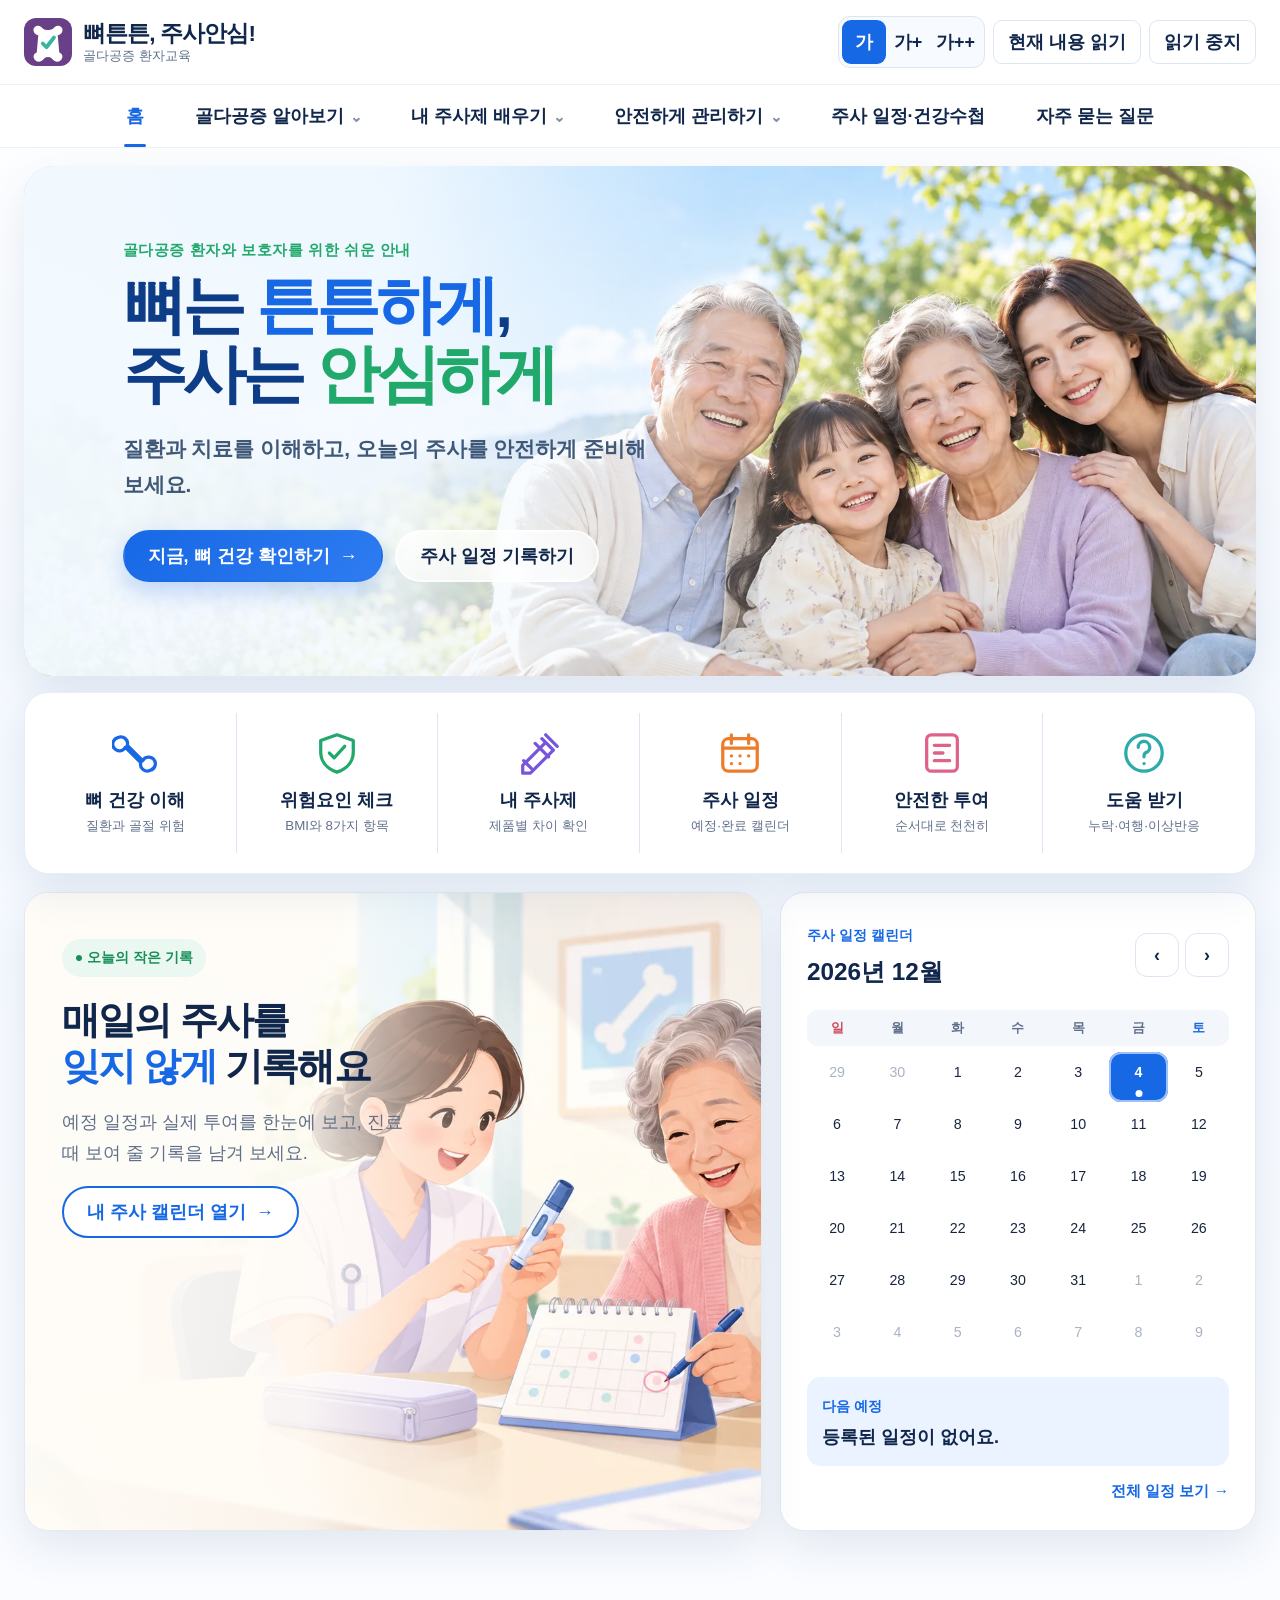
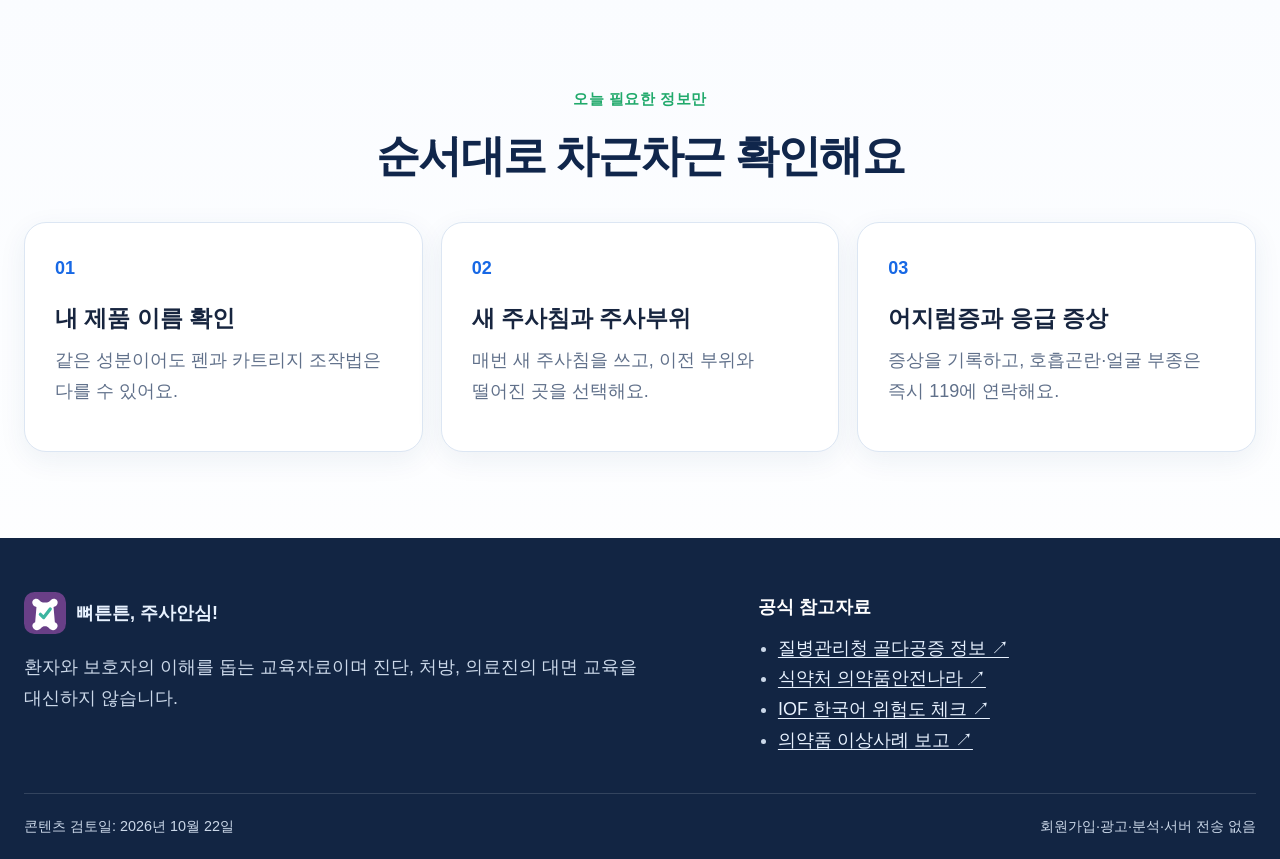
<file: index.html>
<!doctype html>
<html lang="ko">
<head>
  <meta charset="utf-8">
  <meta name="viewport" content="width=device-width, initial-scale=1">
  <meta name="description" content="골다공증과 테리파라타이드 자가주사를 쉽게 배우고, 주사 일정과 기록을 관리하는 환자교육 사이트">
  <meta http-equiv="Content-Security-Policy" content="default-src 'self'; img-src 'self' data:; style-src 'self' 'unsafe-inline'; script-src 'self'; object-src 'none'; base-uri 'none'; form-action 'self'">
  <title>뼈튼튼, 주사안심! | 골다공증 환자교육</title>
  <link rel="icon" href="./assets/favicon.svg" type="image/svg+xml">
  <link rel="stylesheet" href="./assets/styles.css?v=20261022c">
</head>
<body data-page="home">
  <a class="skip-link" href="#main-content">본문 바로가기</a>
  <div id="site-shell"></div>
  <noscript><p class="noscript">이 사이트의 캘린더와 자가체크 기능을 사용하려면 JavaScript를 켜 주세요.</p></noscript>
  <script src="./assets/pages.js?v=20261022c" defer></script>
  <script src="./assets/app.js?v=20261022c" defer></script>
</body>
</html>
</file>
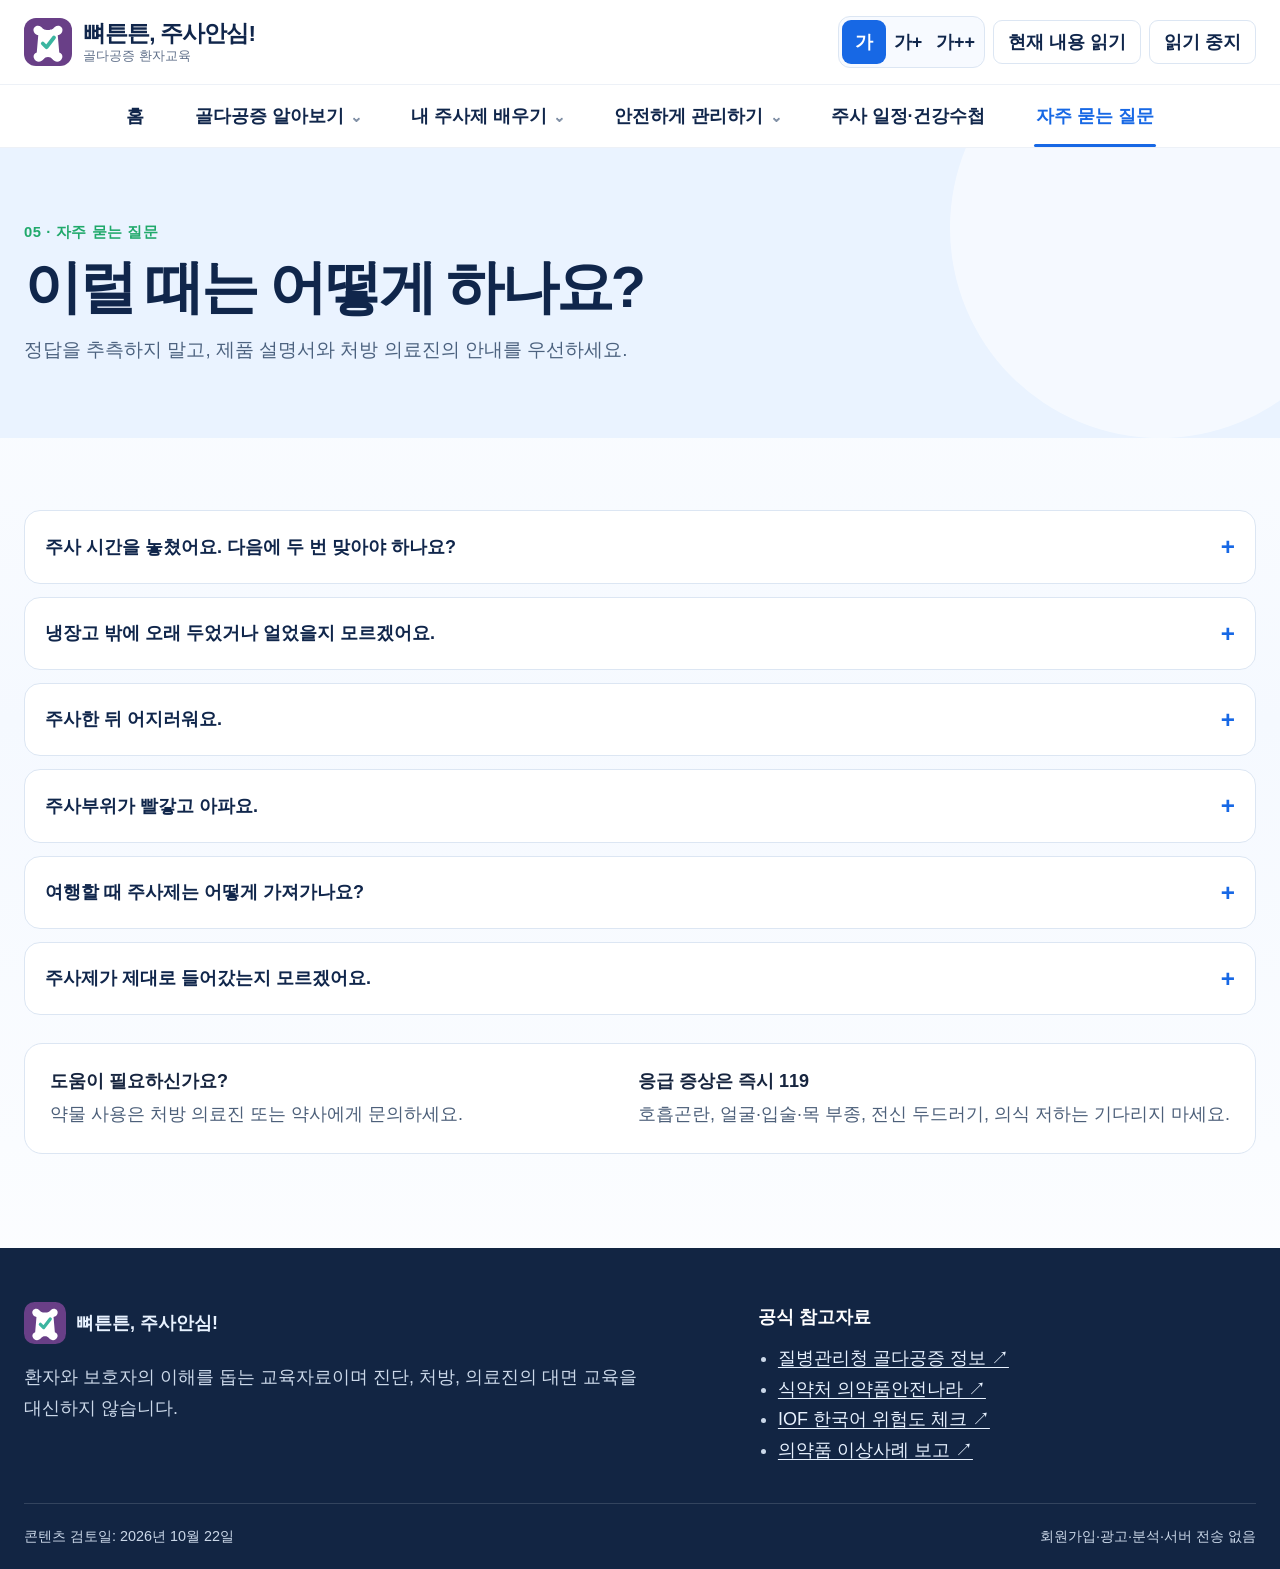
<file: faq.html>
<!doctype html><html lang="ko"><head><meta charset="utf-8"><meta name="viewport" content="width=device-width, initial-scale=1"><meta name="description" content="주사 누락, 보관 이상, 어지럼증, 여행과 이상반응에 대한 자주 묻는 질문"><meta http-equiv="Content-Security-Policy" content="default-src 'self'; img-src 'self' data:; style-src 'self' 'unsafe-inline'; script-src 'self'; object-src 'none'; base-uri 'none'; form-action 'self'"><title>자주 묻는 질문 | 뼈튼튼, 주사안심!</title><link rel="icon" href="./assets/favicon.svg" type="image/svg+xml"><link rel="stylesheet" href="./assets/styles.css?v=20261022c"></head><body data-page="faq"><a class="skip-link" href="#main-content">본문 바로가기</a><div id="site-shell"></div><script src="./assets/pages.js?v=20261022c" defer></script><script src="./assets/app.js?v=20261022c" defer></script></body></html>
</file>
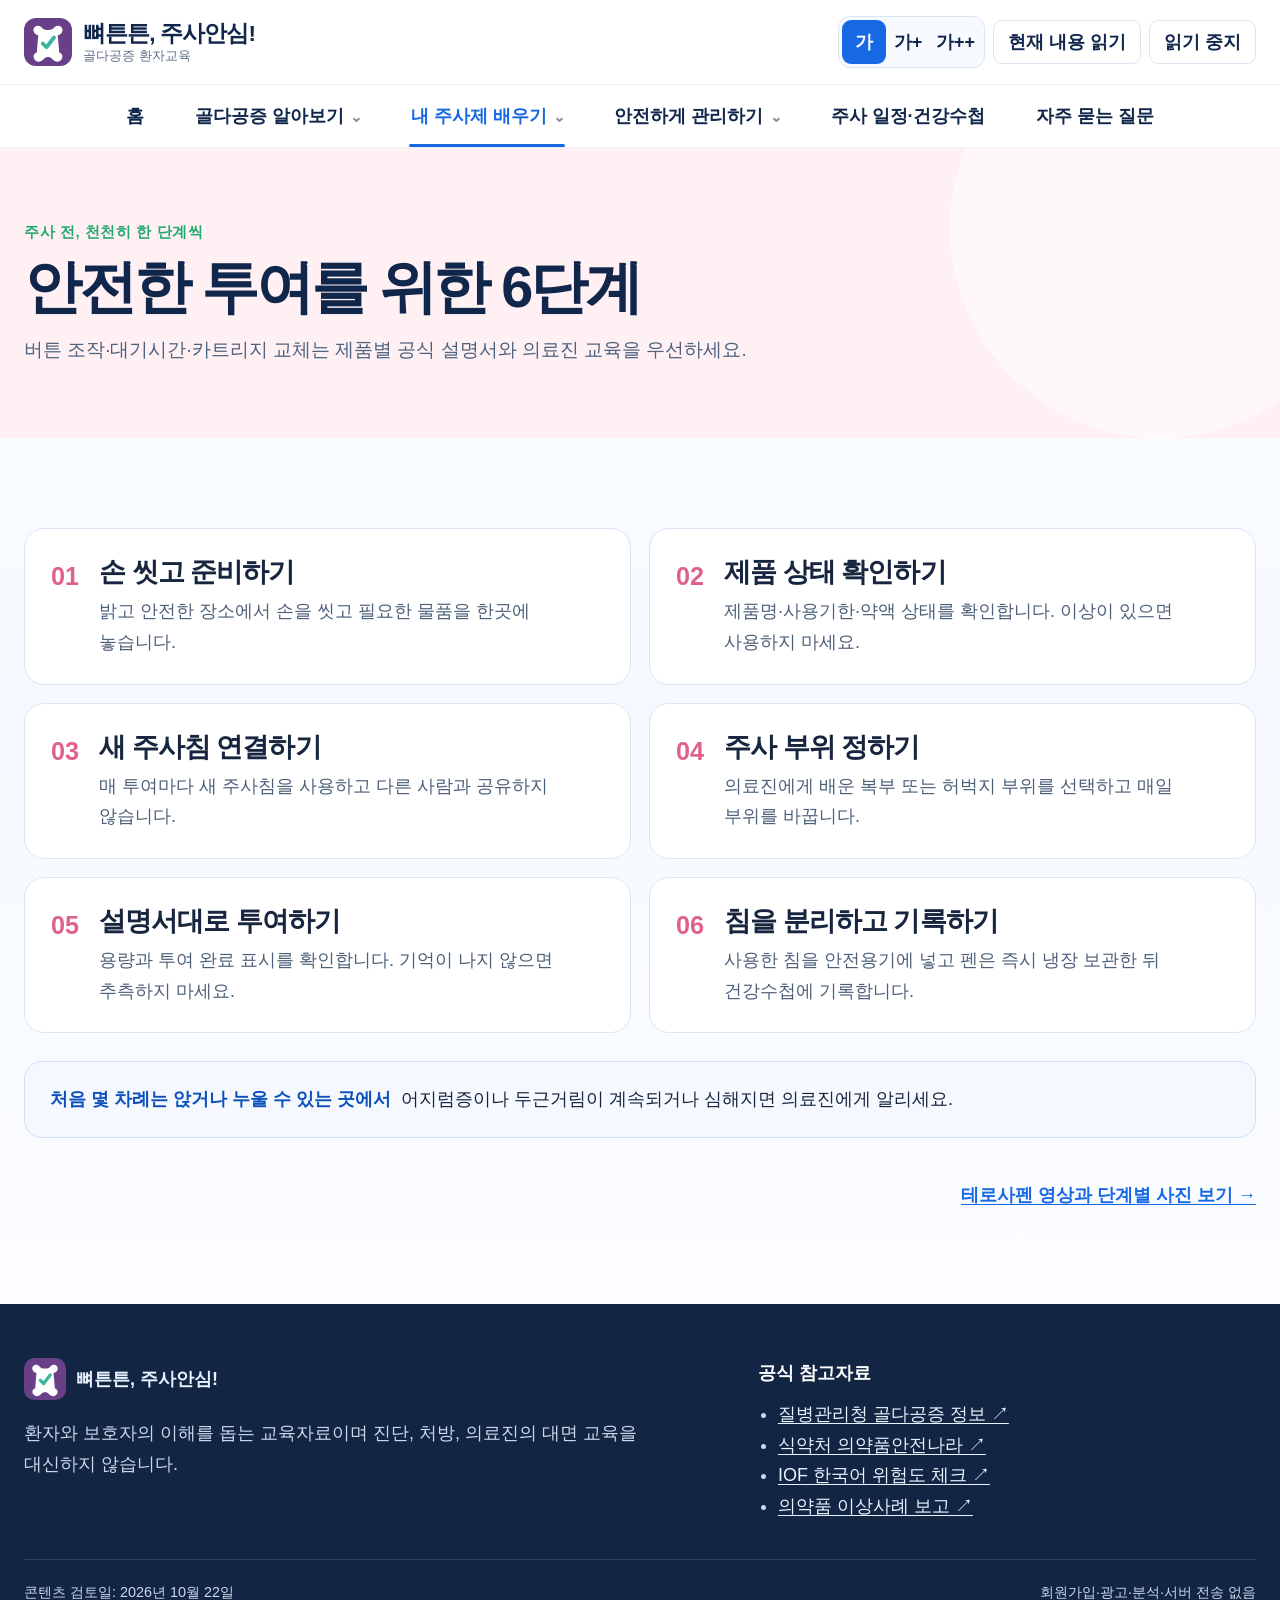
<file: injection-guide.html>
<!doctype html><html lang="ko"><head><meta charset="utf-8"><meta name="viewport" content="width=device-width, initial-scale=1"><meta name="description" content="테리파라타이드 자가주사 전 확인할 공통 안전원칙"><meta http-equiv="Content-Security-Policy" content="default-src 'self'; img-src 'self' data:; style-src 'self' 'unsafe-inline'; script-src 'self'; object-src 'none'; base-uri 'none'; form-action 'self'"><title>안전한 투여 순서 | 뼈튼튼, 주사안심!</title><link rel="icon" href="./assets/favicon.svg" type="image/svg+xml"><link rel="stylesheet" href="./assets/styles.css?v=20261022c"></head><body data-page="injection-guide"><a class="skip-link" href="#main-content">본문 바로가기</a><div id="site-shell"></div><script src="./assets/pages.js?v=20261022c" defer></script><script src="./assets/app.js?v=20261022c" defer></script></body></html>
</file>
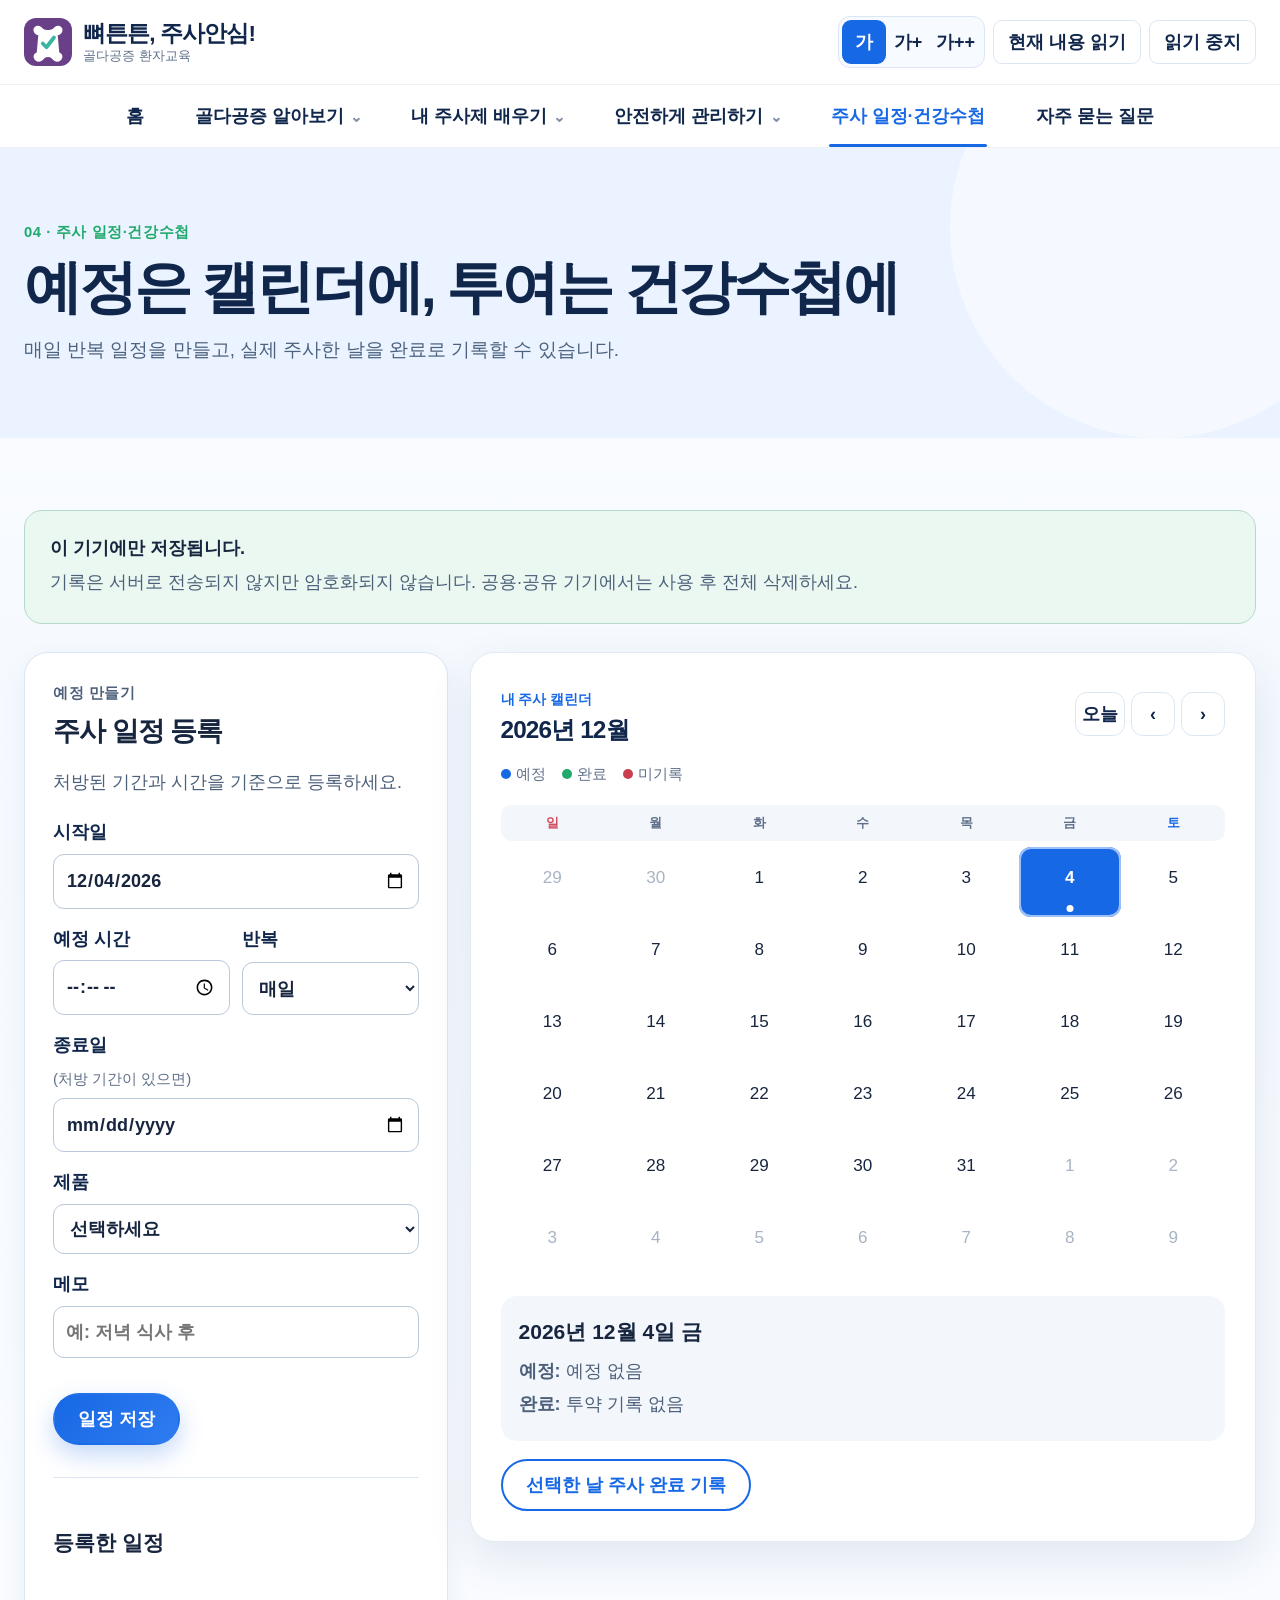
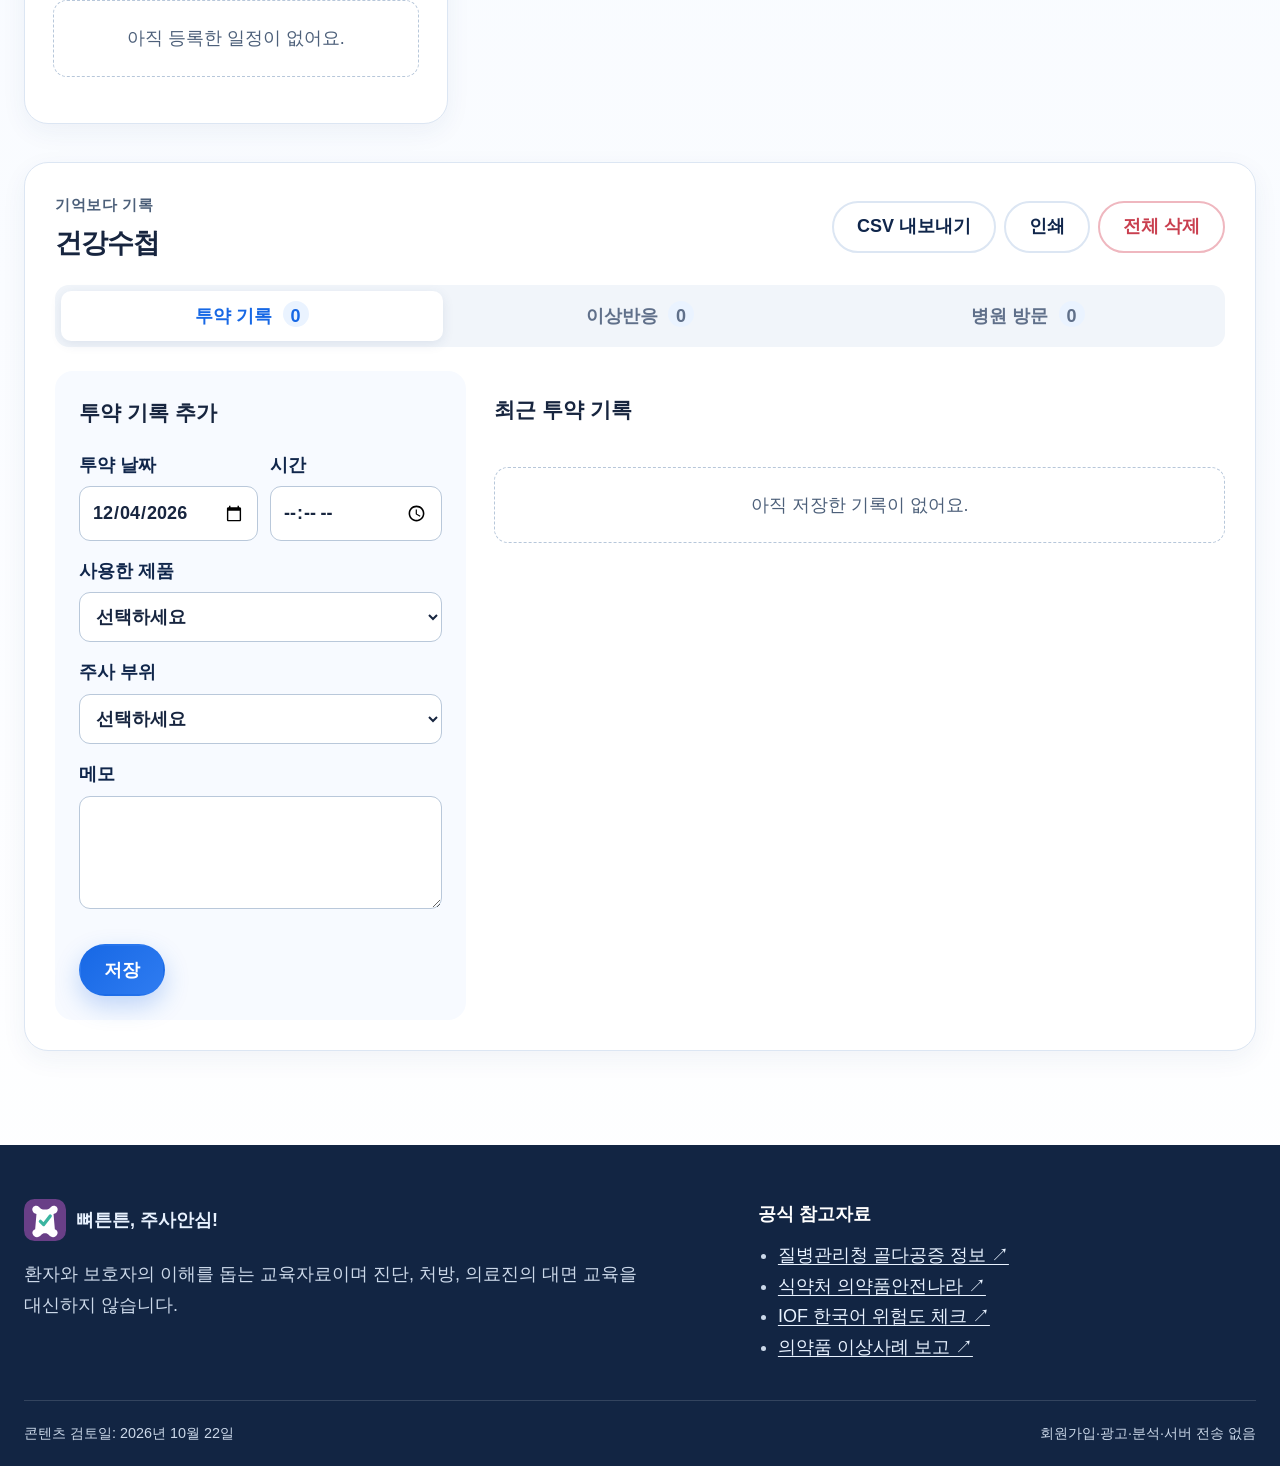
<file: journal.html>
<!doctype html><html lang="ko"><head><meta charset="utf-8"><meta name="viewport" content="width=device-width, initial-scale=1"><meta name="description" content="예정 주사 일정과 실제 투여, 이상반응, 병원 방문을 브라우저에 기록하는 건강수첩"><meta http-equiv="Content-Security-Policy" content="default-src 'self'; img-src 'self' data:; style-src 'self' 'unsafe-inline'; script-src 'self'; object-src 'none'; base-uri 'none'; form-action 'self'"><title>주사 일정·건강수첩 | 뼈튼튼, 주사안심!</title><link rel="icon" href="./assets/favicon.svg" type="image/svg+xml"><link rel="stylesheet" href="./assets/styles.css?v=20261022c"></head><body data-page="journal"><a class="skip-link" href="#main-content">본문 바로가기</a><div id="site-shell"></div><script src="./assets/pages.js?v=20261022c" defer></script><script src="./assets/app.js?v=20261022c" defer></script></body></html>
</file>
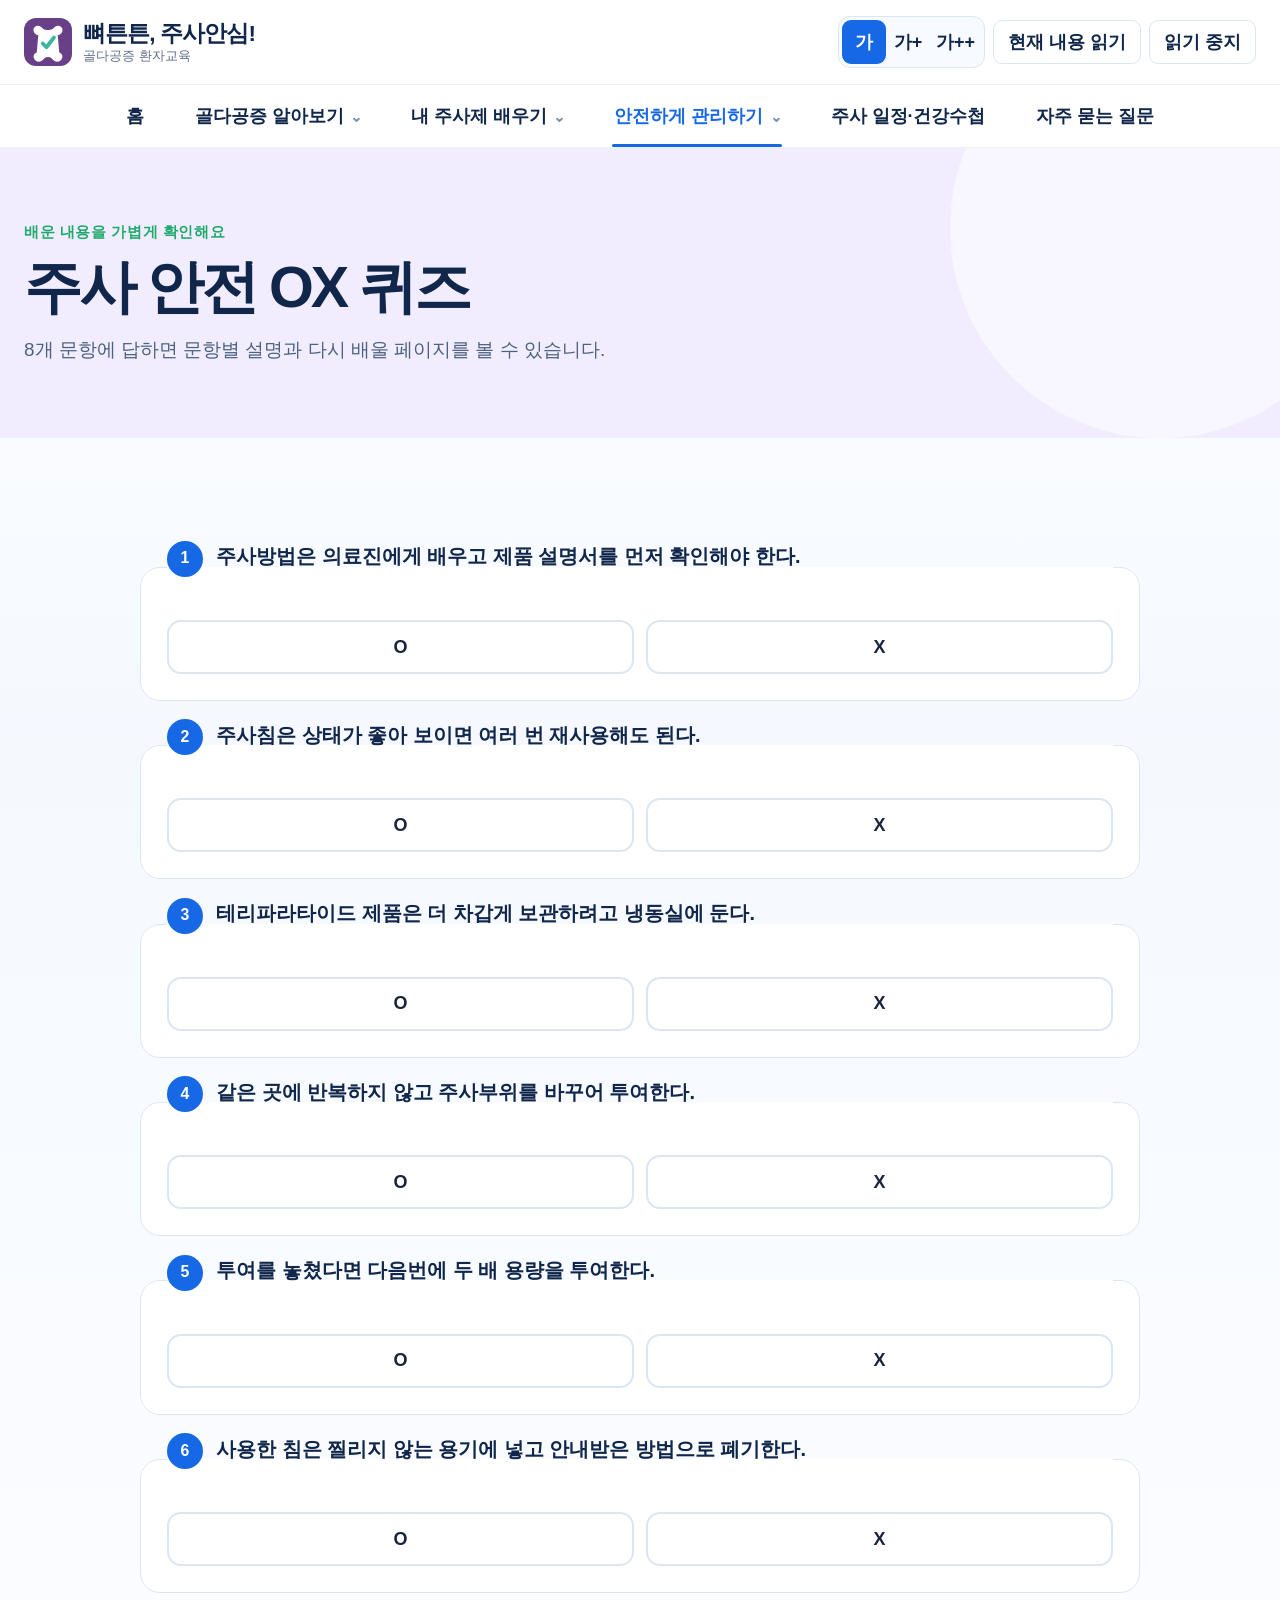
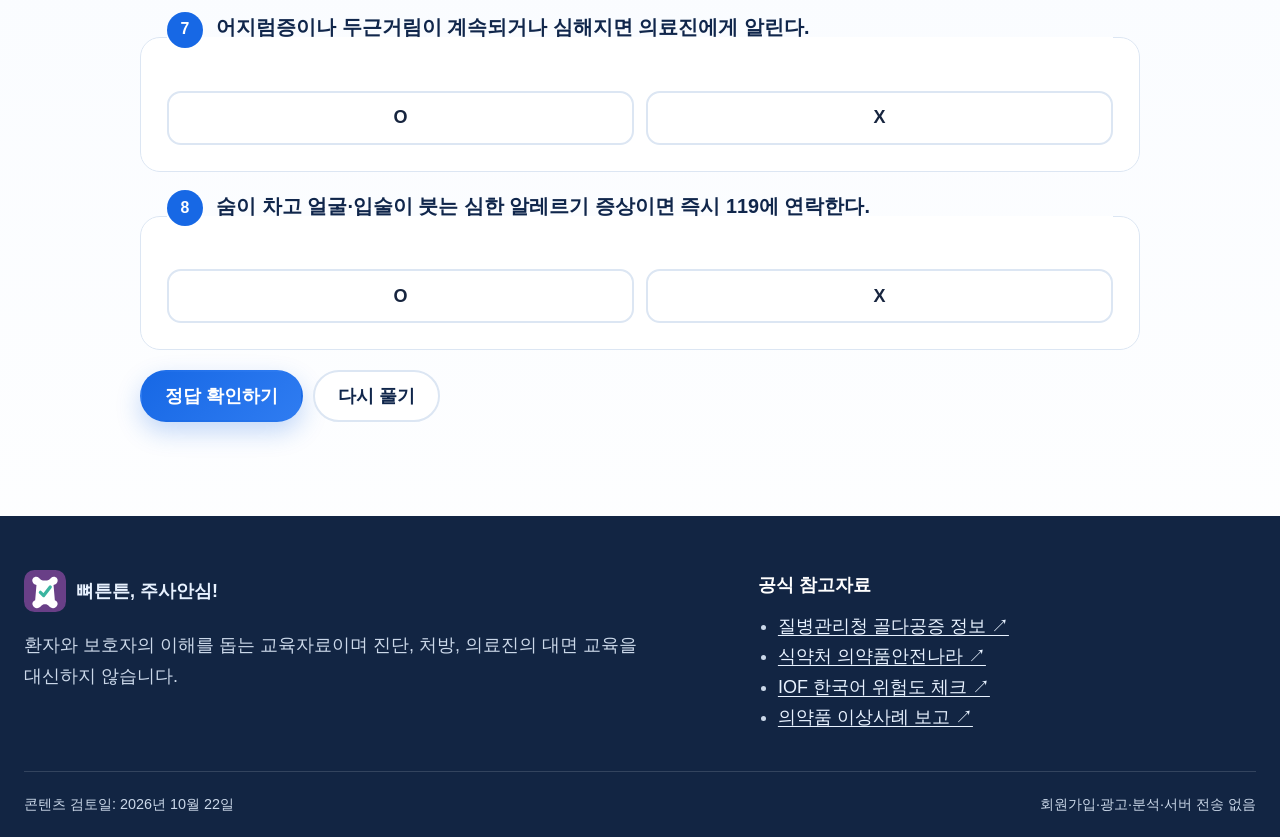
<file: knowledge-check.html>
<!doctype html><html lang="ko"><head><meta charset="utf-8"><meta name="viewport" content="width=device-width, initial-scale=1"><meta name="description" content="자가주사 안전수칙을 확인하는 8문항 OX 퀴즈"><meta http-equiv="Content-Security-Policy" content="default-src 'self'; img-src 'self' data:; style-src 'self' 'unsafe-inline'; script-src 'self'; object-src 'none'; base-uri 'none'; form-action 'self'"><title>주사 안전 OX 퀴즈 | 뼈튼튼, 주사안심!</title><link rel="icon" href="./assets/favicon.svg" type="image/svg+xml"><link rel="stylesheet" href="./assets/styles.css?v=20261022c"></head><body data-page="knowledge-check"><a class="skip-link" href="#main-content">본문 바로가기</a><div id="site-shell"></div><script src="./assets/pages.js?v=20261022c" defer></script><script src="./assets/app.js?v=20261022c" defer></script></body></html>
</file>
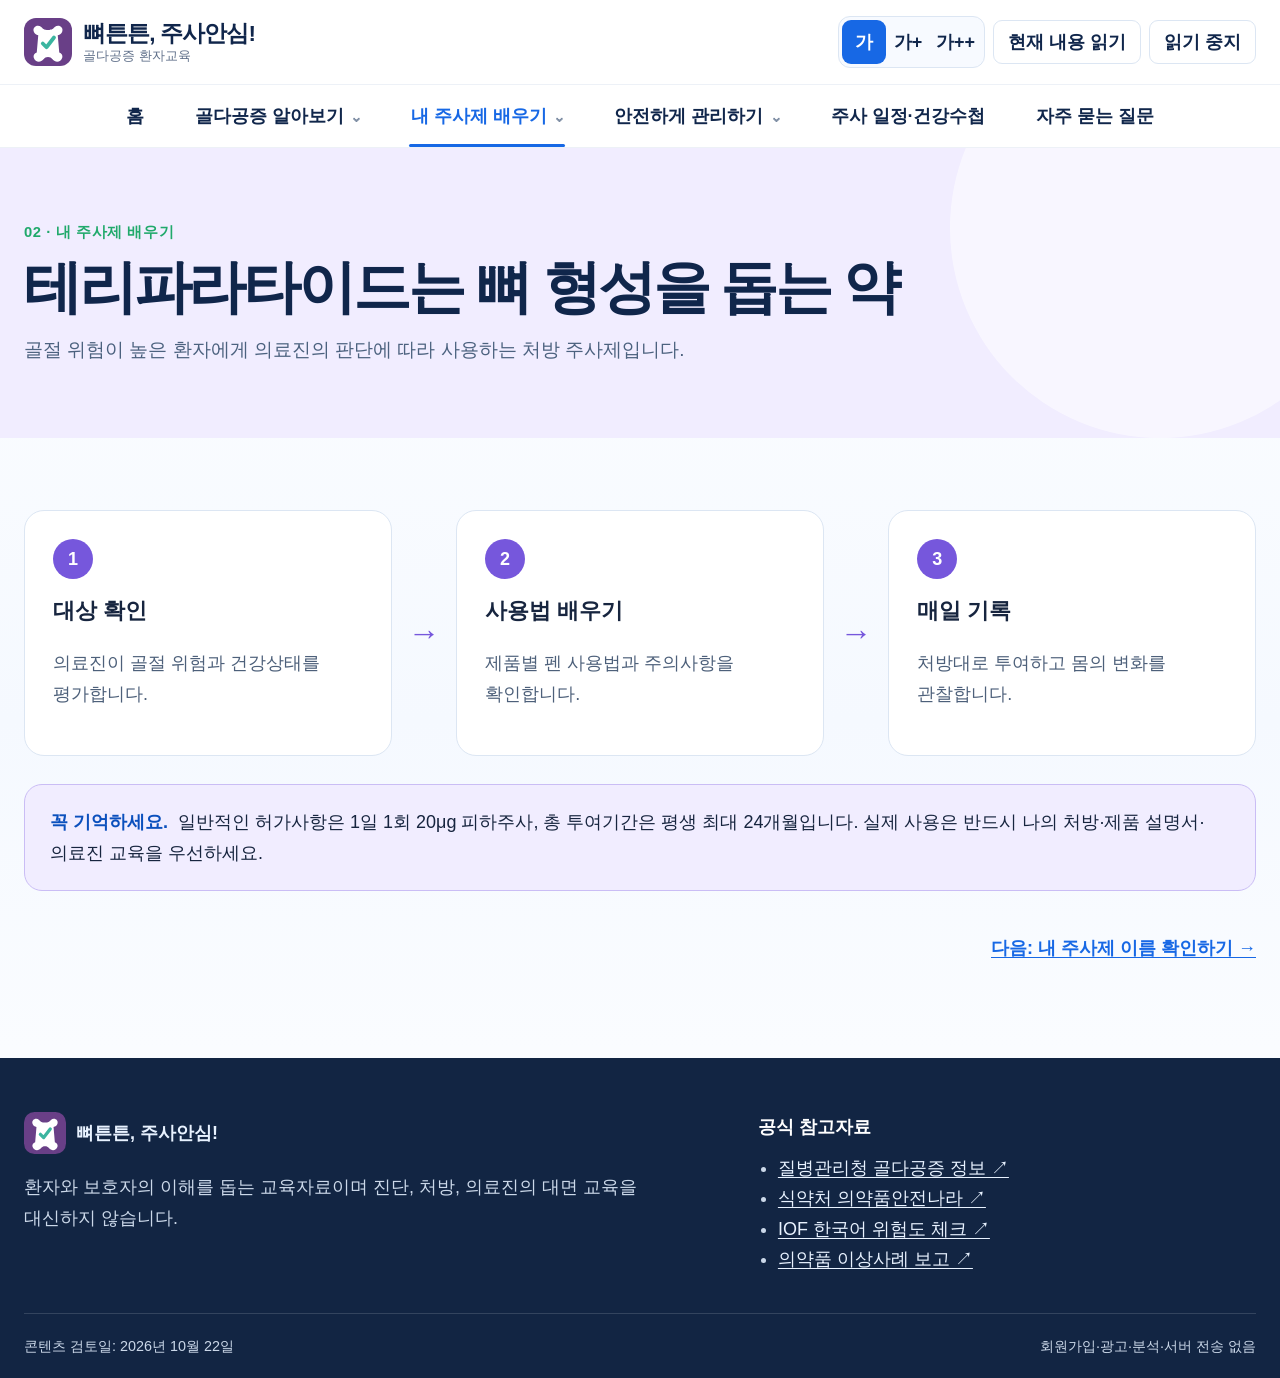
<file: medicine.html>
<!doctype html><html lang="ko"><head><meta charset="utf-8"><meta name="viewport" content="width=device-width, initial-scale=1"><meta name="description" content="테리파라타이드 자가주사 치료 안내"><meta http-equiv="Content-Security-Policy" content="default-src 'self'; img-src 'self' data:; style-src 'self' 'unsafe-inline'; script-src 'self'; object-src 'none'; base-uri 'none'; form-action 'self'"><title>테리파라타이드란? | 뼈튼튼, 주사안심!</title><link rel="icon" href="./assets/favicon.svg" type="image/svg+xml"><link rel="stylesheet" href="./assets/styles.css?v=20261022c"></head><body data-page="medicine"><a class="skip-link" href="#main-content">본문 바로가기</a><div id="site-shell"></div><script src="./assets/pages.js?v=20261022c" defer></script><script src="./assets/app.js?v=20261022c" defer></script></body></html>
</file>
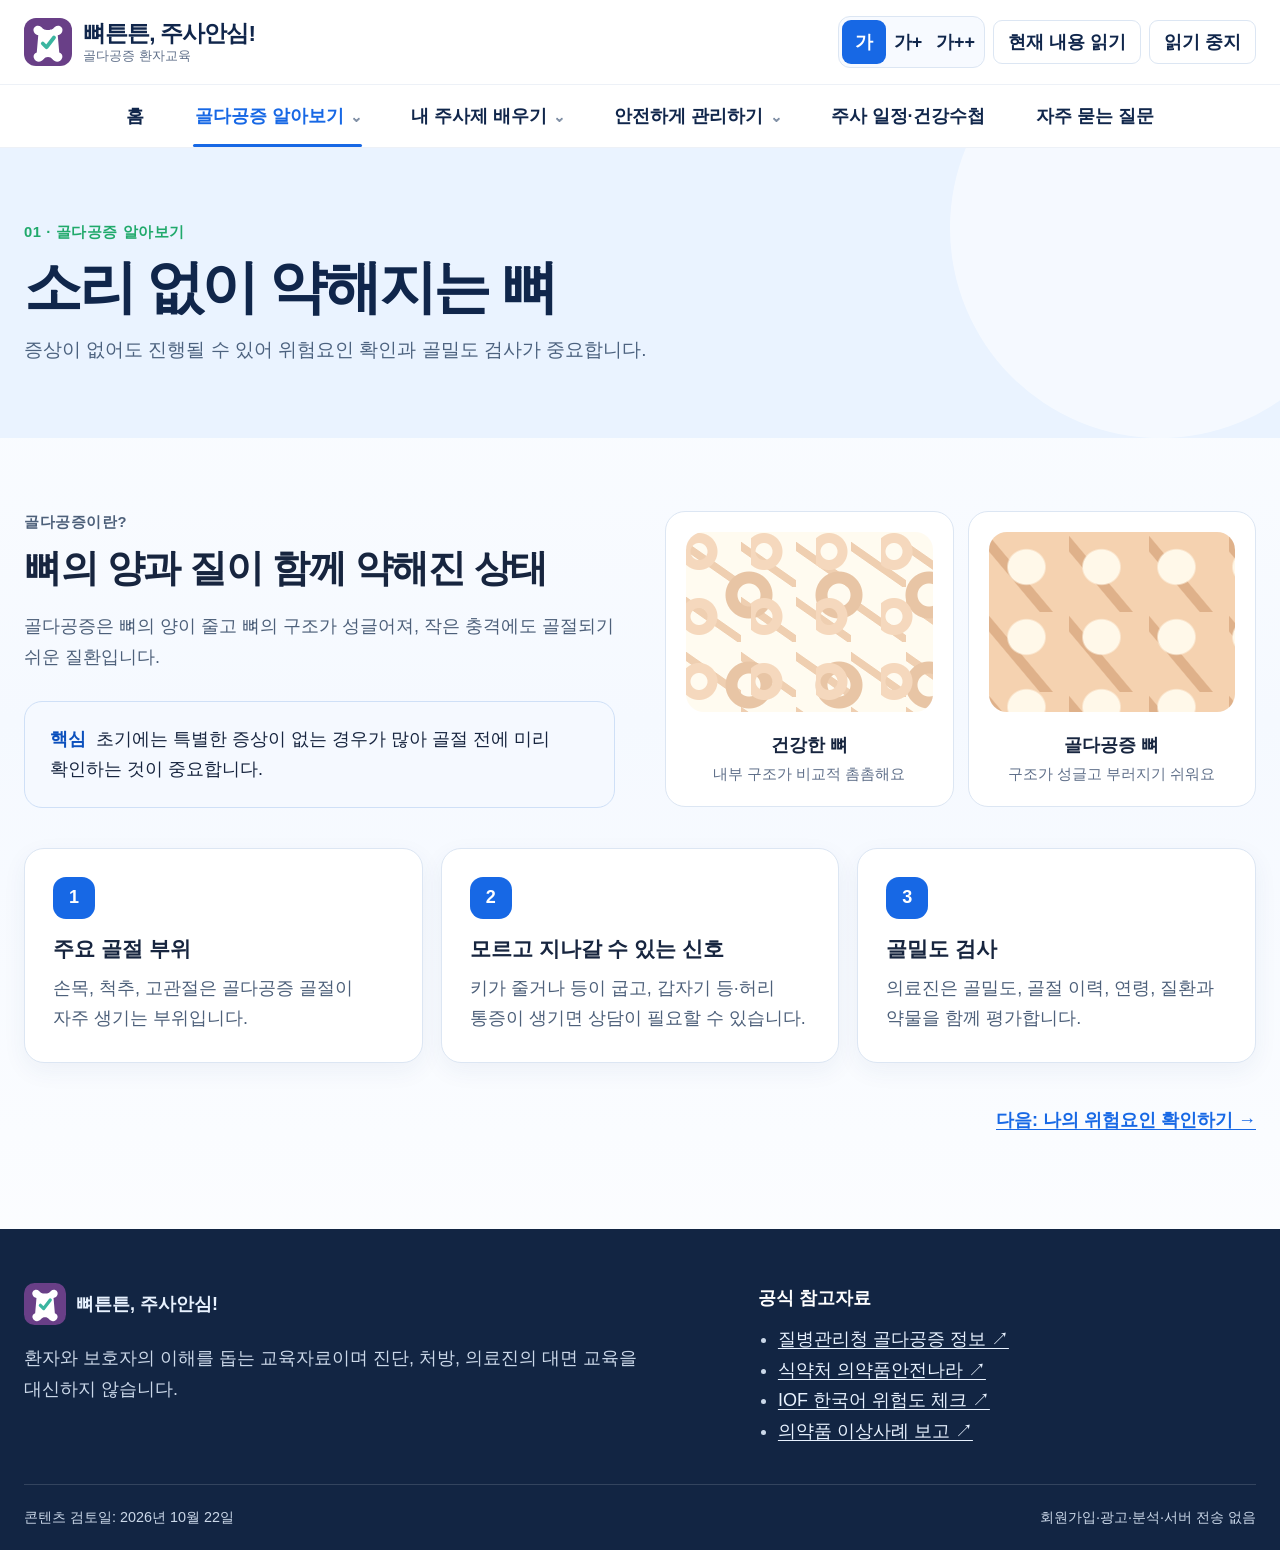
<file: osteoporosis.html>
<!doctype html><html lang="ko"><head><meta charset="utf-8"><meta name="viewport" content="width=device-width, initial-scale=1"><meta name="description" content="골다공증의 정의, 증상, 골절 위험과 골밀도 검사 안내"><meta http-equiv="Content-Security-Policy" content="default-src 'self'; img-src 'self' data:; style-src 'self' 'unsafe-inline'; script-src 'self'; object-src 'none'; base-uri 'none'; form-action 'self'"><title>골다공증 알아보기 | 뼈튼튼, 주사안심!</title><link rel="icon" href="./assets/favicon.svg" type="image/svg+xml"><link rel="stylesheet" href="./assets/styles.css?v=20261022c"></head><body data-page="osteoporosis"><a class="skip-link" href="#main-content">본문 바로가기</a><div id="site-shell"></div><script src="./assets/pages.js?v=20261022c" defer></script><script src="./assets/app.js?v=20261022c" defer></script></body></html>
</file>
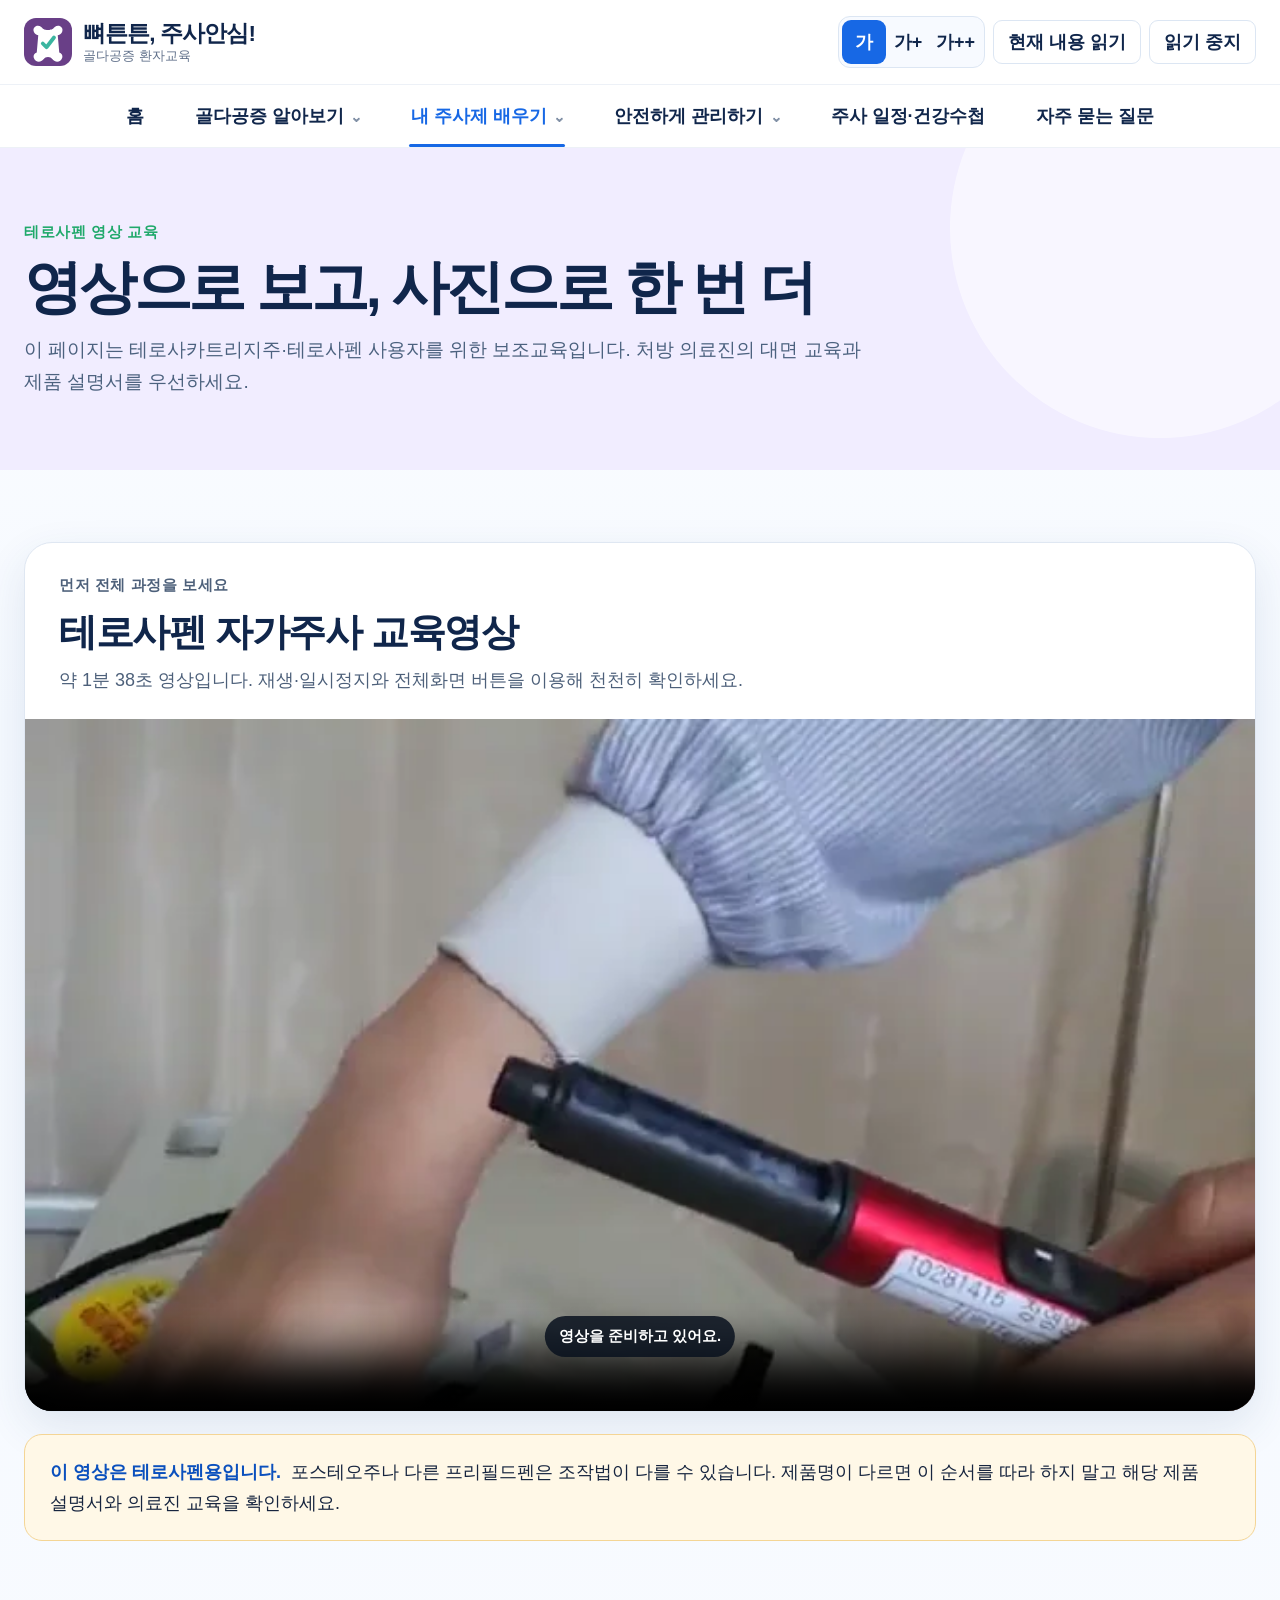
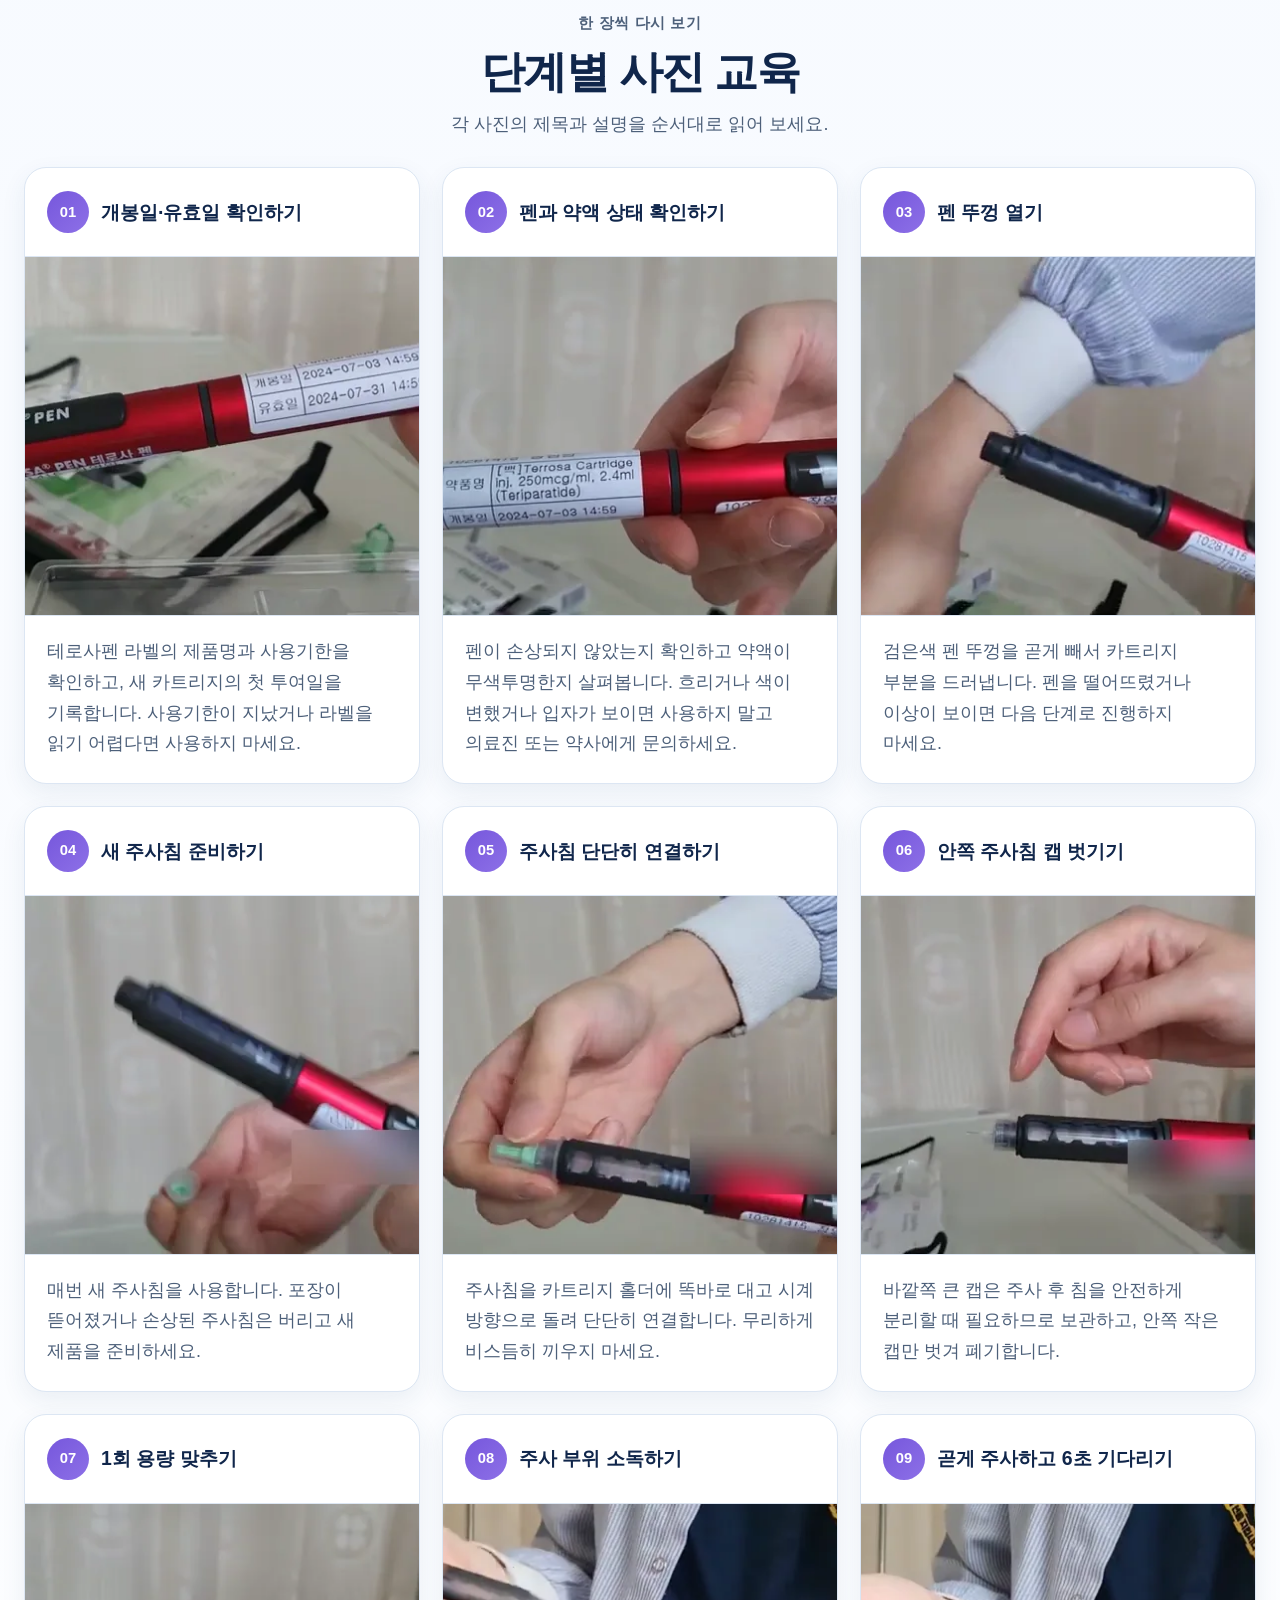
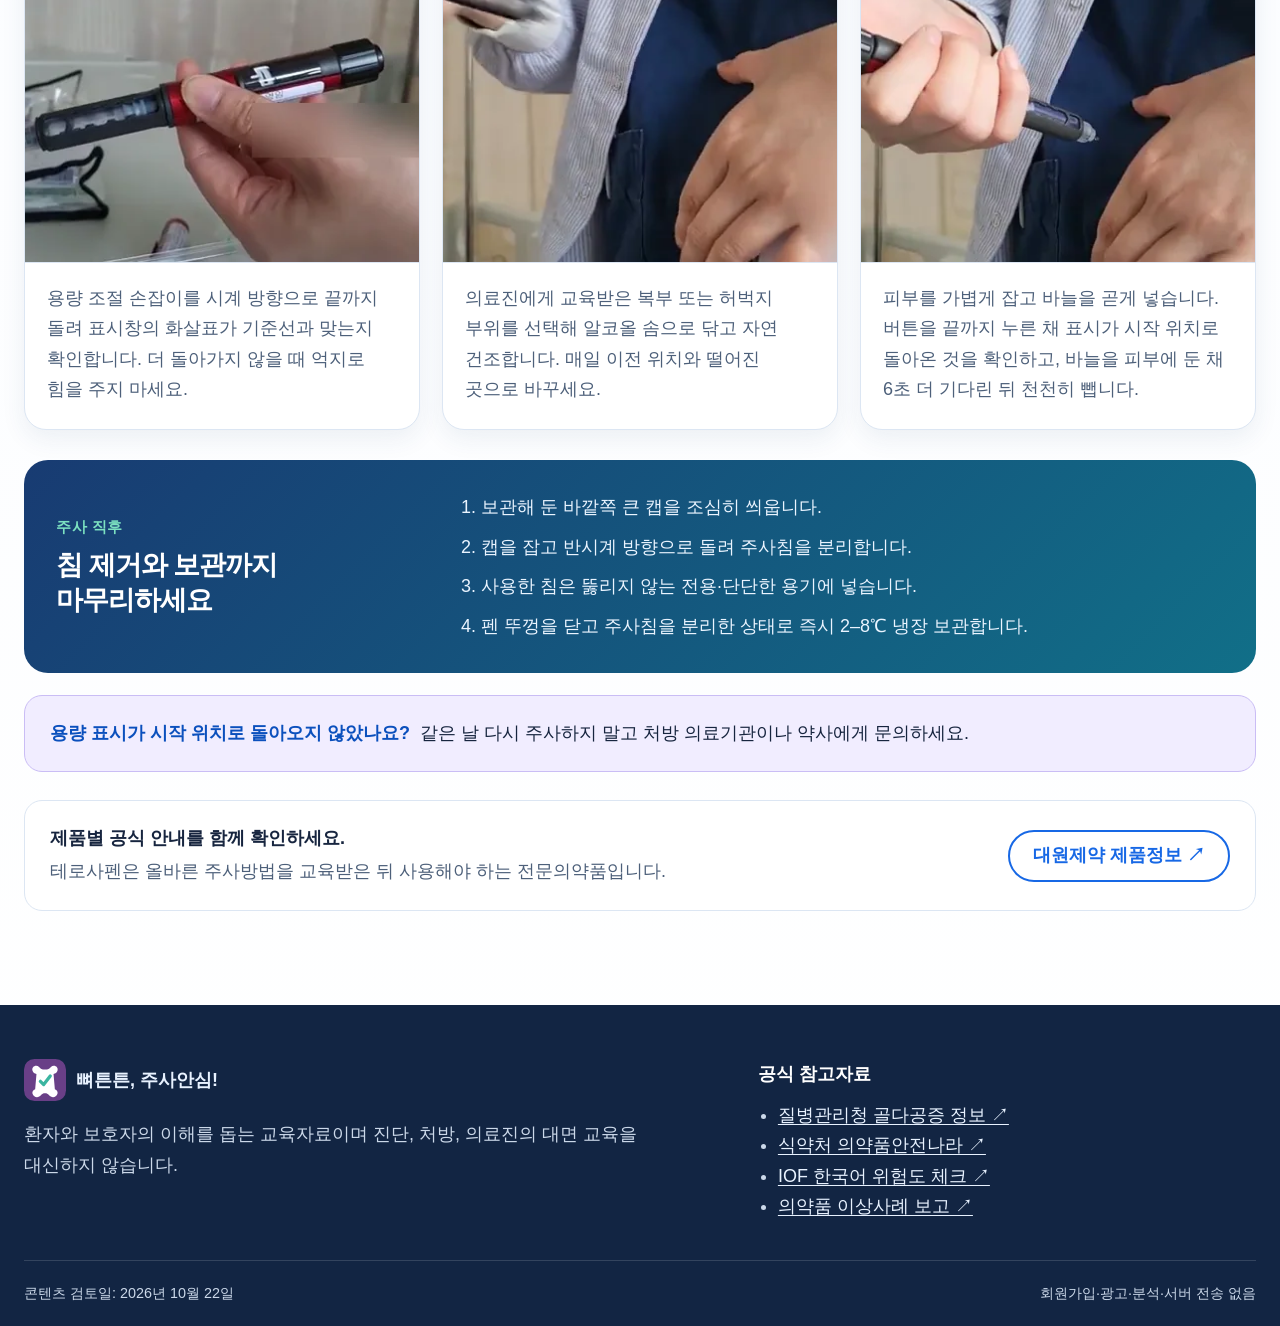
<file: pen-guide.html>
<!doctype html><html lang="ko"><head><meta charset="utf-8"><meta name="viewport" content="width=device-width, initial-scale=1"><meta name="description" content="테로사펜 자가주사 교육영상과 단계별 사진 사용법"><meta http-equiv="Content-Security-Policy" content="default-src 'self'; img-src 'self' data:; media-src 'self' blob:; style-src 'self' 'unsafe-inline'; script-src 'self'; object-src 'none'; base-uri 'none'; form-action 'self'"><title>주사기 사용법 | 뼈튼튼, 주사안심!</title><link rel="icon" href="./assets/favicon.svg" type="image/svg+xml"><link rel="stylesheet" href="./assets/styles.css?v=20261022c"></head><body data-page="pen-guide"><a class="skip-link" href="#main-content">본문 바로가기</a><div id="site-shell"></div><script src="./assets/pages.js?v=20261022c" defer></script><script src="./assets/app.js?v=20261022c" defer></script></body></html>
</file>
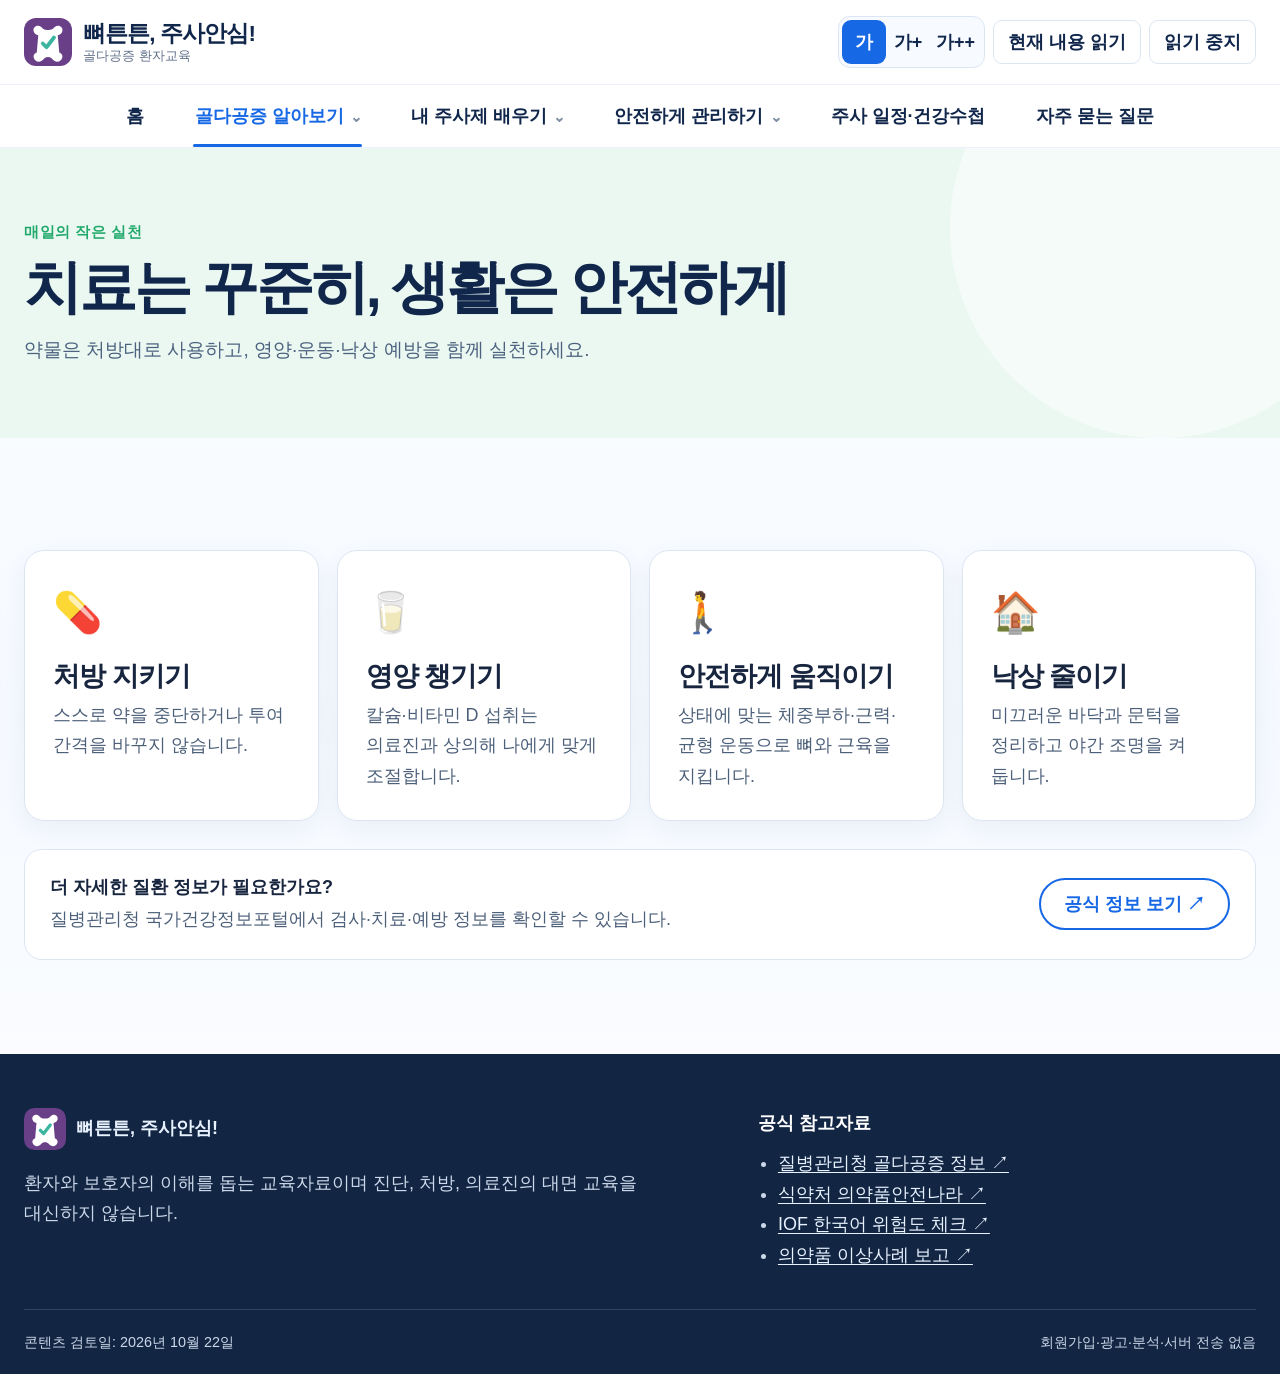
<file: prevention.html>
<!doctype html><html lang="ko"><head><meta charset="utf-8"><meta name="viewport" content="width=device-width, initial-scale=1"><meta name="description" content="골다공증 예방과 치료, 영양, 운동, 낙상 예방 안내"><meta http-equiv="Content-Security-Policy" content="default-src 'self'; img-src 'self' data:; style-src 'self' 'unsafe-inline'; script-src 'self'; object-src 'none'; base-uri 'none'; form-action 'self'"><title>예방과 치료 | 뼈튼튼, 주사안심!</title><link rel="icon" href="./assets/favicon.svg" type="image/svg+xml"><link rel="stylesheet" href="./assets/styles.css?v=20261022c"></head><body data-page="prevention"><a class="skip-link" href="#main-content">본문 바로가기</a><div id="site-shell"></div><script src="./assets/pages.js?v=20261022c" defer></script><script src="./assets/app.js?v=20261022c" defer></script></body></html>
</file>
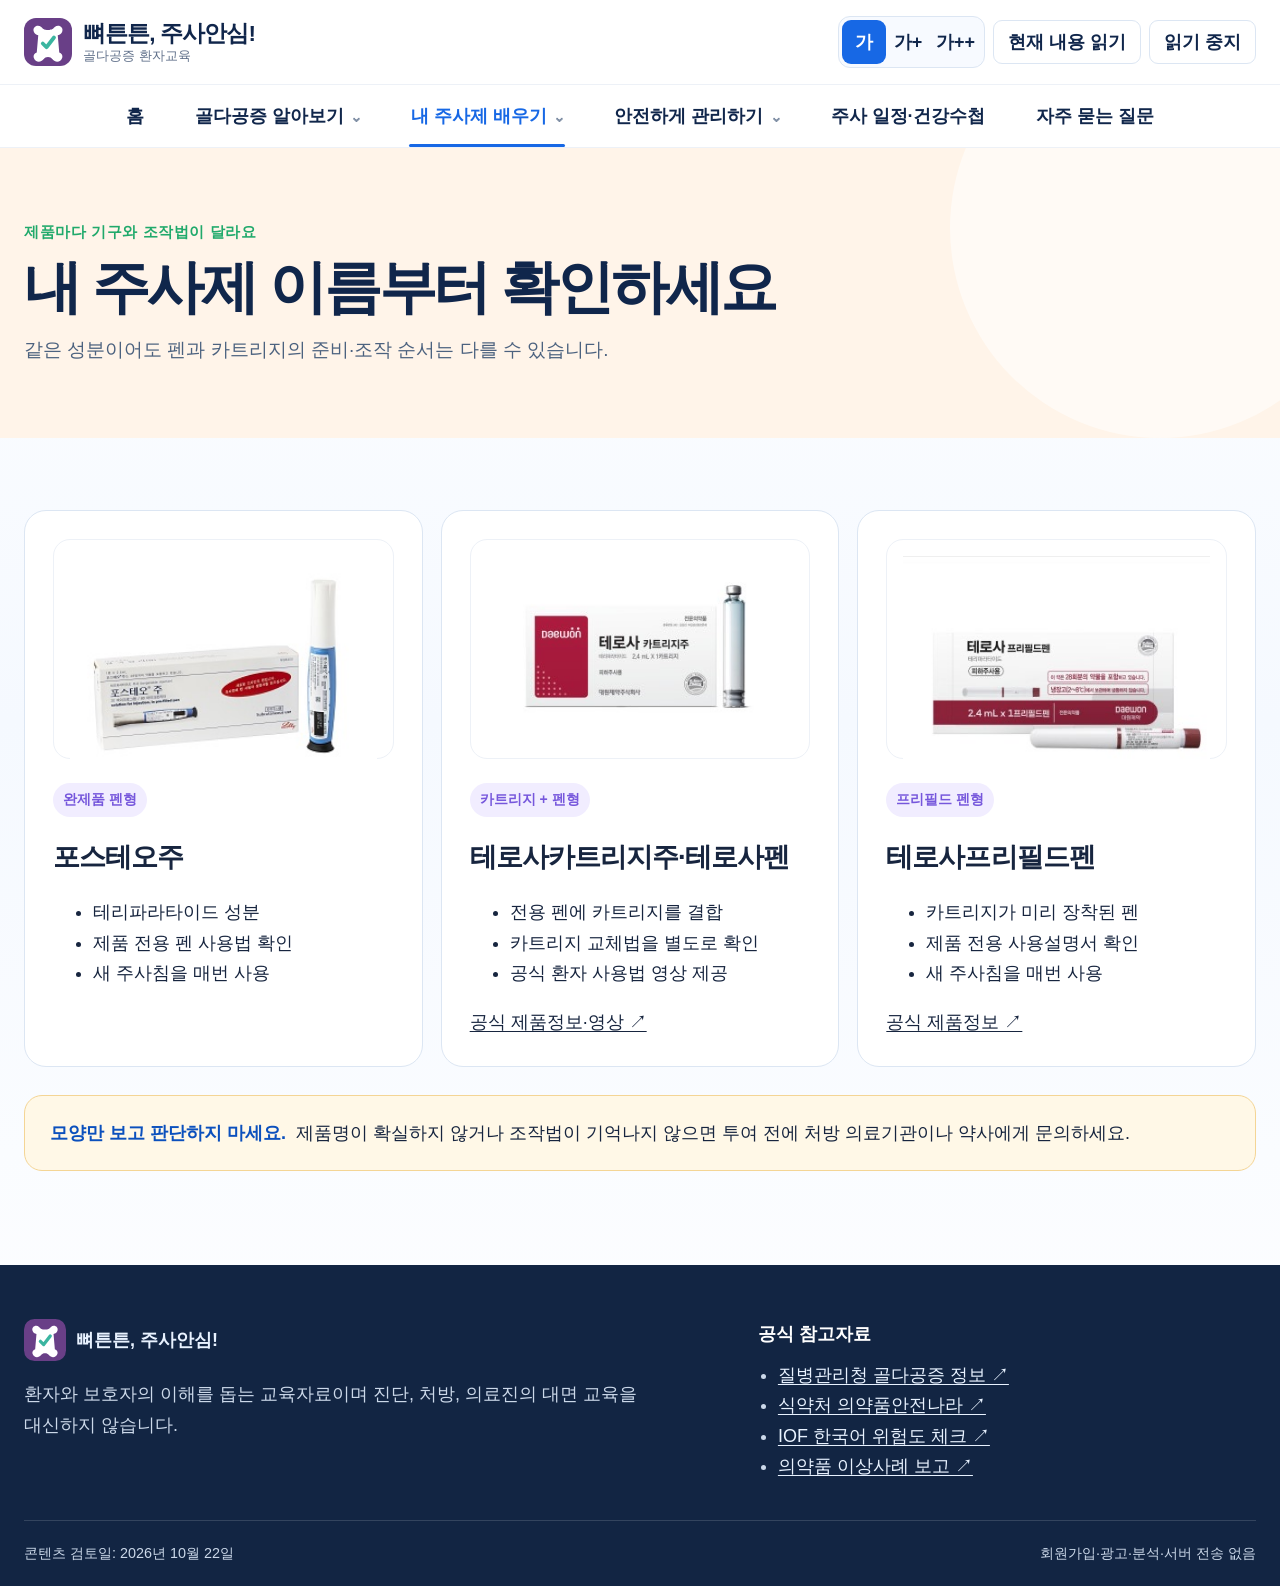
<file: products.html>
<!doctype html><html lang="ko"><head><meta charset="utf-8"><meta name="viewport" content="width=device-width, initial-scale=1"><meta name="description" content="포스테오주, 테로사카트리지주와 테로사프리필드펜 제품 구분"><meta http-equiv="Content-Security-Policy" content="default-src 'self'; img-src 'self' data:; style-src 'self' 'unsafe-inline'; script-src 'self'; object-src 'none'; base-uri 'none'; form-action 'self'"><title>내 주사제 확인 | 뼈튼튼, 주사안심!</title><link rel="icon" href="./assets/favicon.svg" type="image/svg+xml"><link rel="stylesheet" href="./assets/styles.css?v=20261022c"></head><body data-page="products"><a class="skip-link" href="#main-content">본문 바로가기</a><div id="site-shell"></div><script src="./assets/pages.js?v=20261022c" defer></script><script src="./assets/app.js?v=20261022c" defer></script></body></html>
</file>
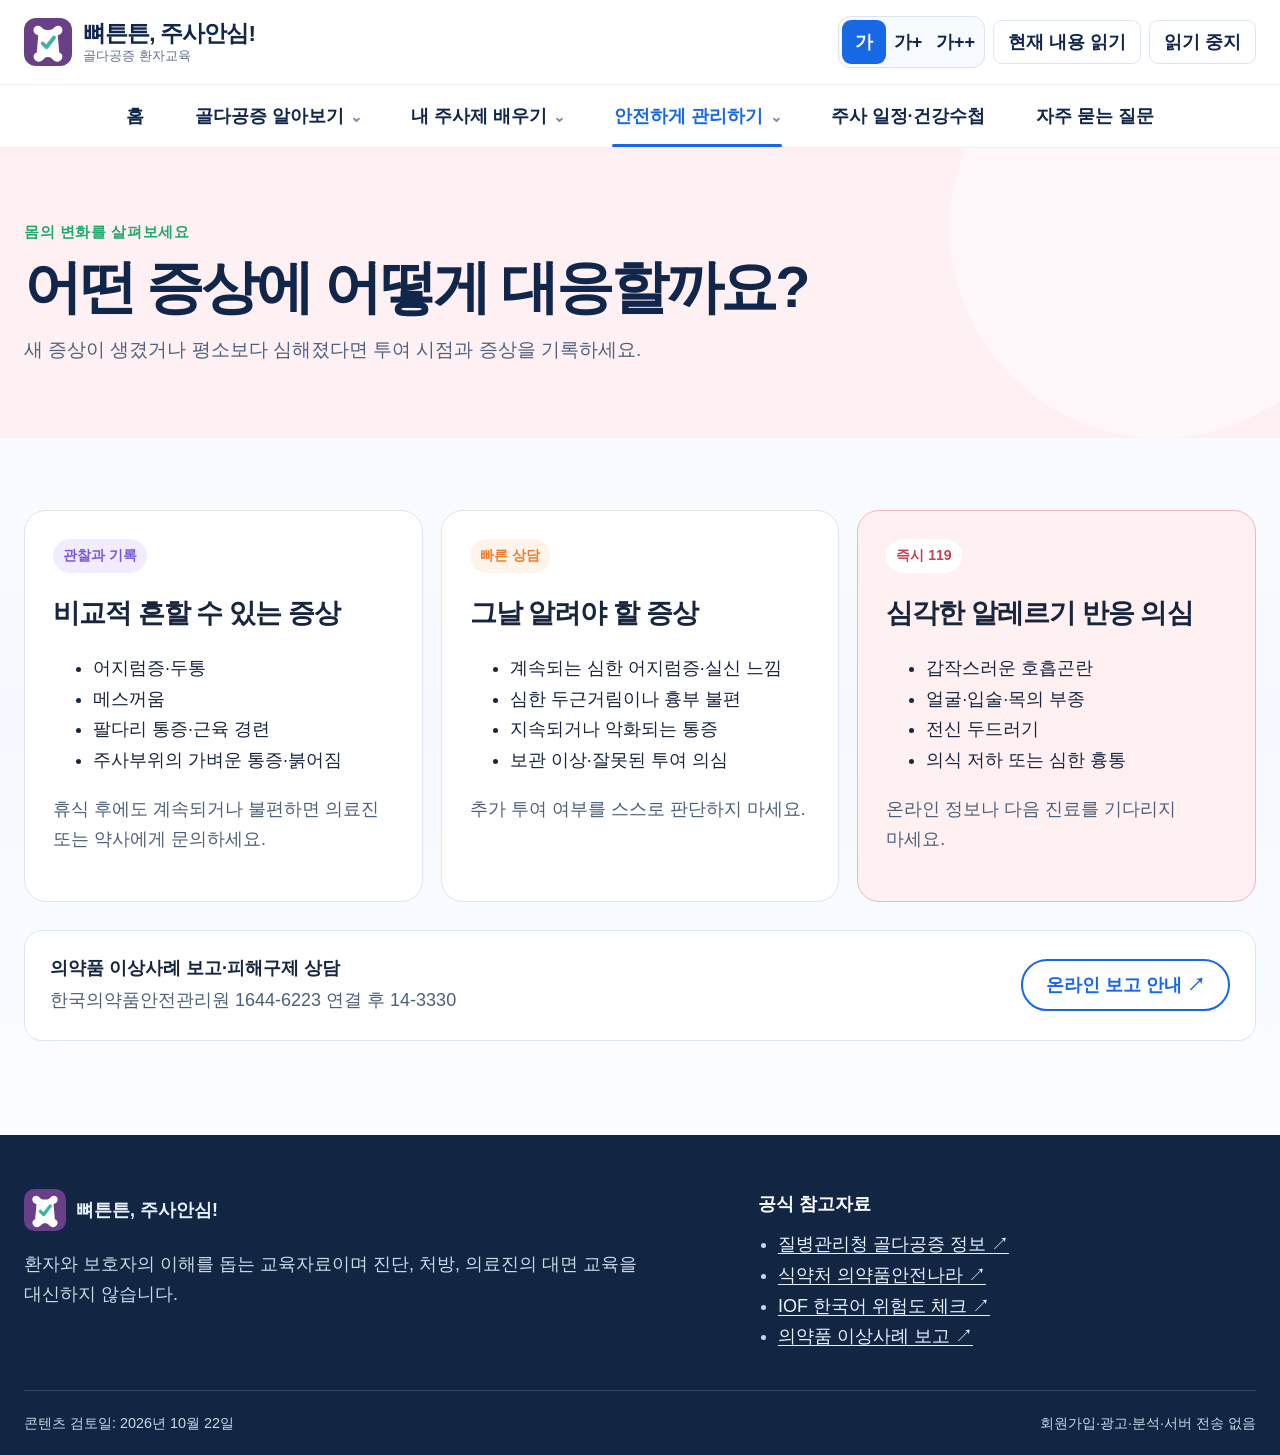
<file: reactions.html>
<!doctype html><html lang="ko"><head><meta charset="utf-8"><meta name="viewport" content="width=device-width, initial-scale=1"><meta name="description" content="테리파라타이드 이상반응 관찰과 응급상황 대응"><meta http-equiv="Content-Security-Policy" content="default-src 'self'; img-src 'self' data:; style-src 'self' 'unsafe-inline'; script-src 'self'; object-src 'none'; base-uri 'none'; form-action 'self'"><title>이상반응 관찰 | 뼈튼튼, 주사안심!</title><link rel="icon" href="./assets/favicon.svg" type="image/svg+xml"><link rel="stylesheet" href="./assets/styles.css?v=20261022c"></head><body data-page="reactions"><a class="skip-link" href="#main-content">본문 바로가기</a><div id="site-shell"></div><script src="./assets/pages.js?v=20261022c" defer></script><script src="./assets/app.js?v=20261022c" defer></script></body></html>
</file>
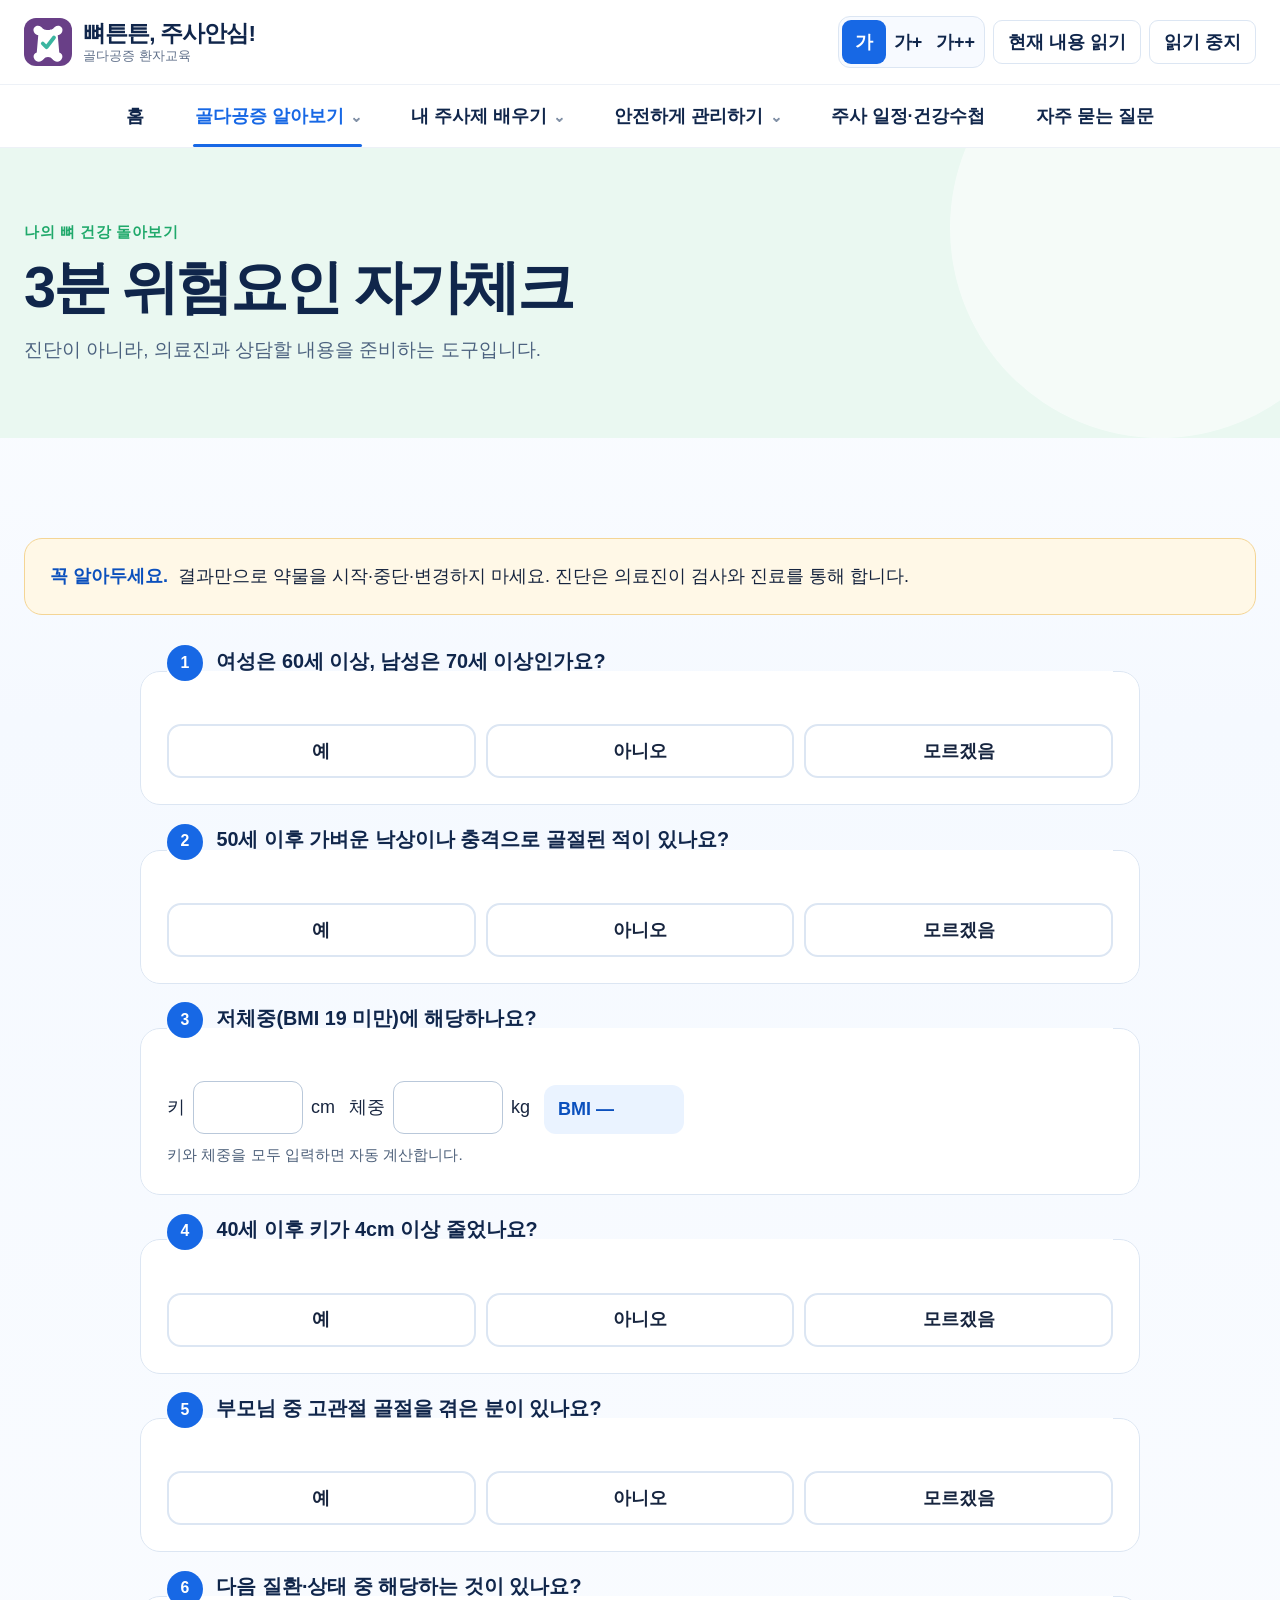
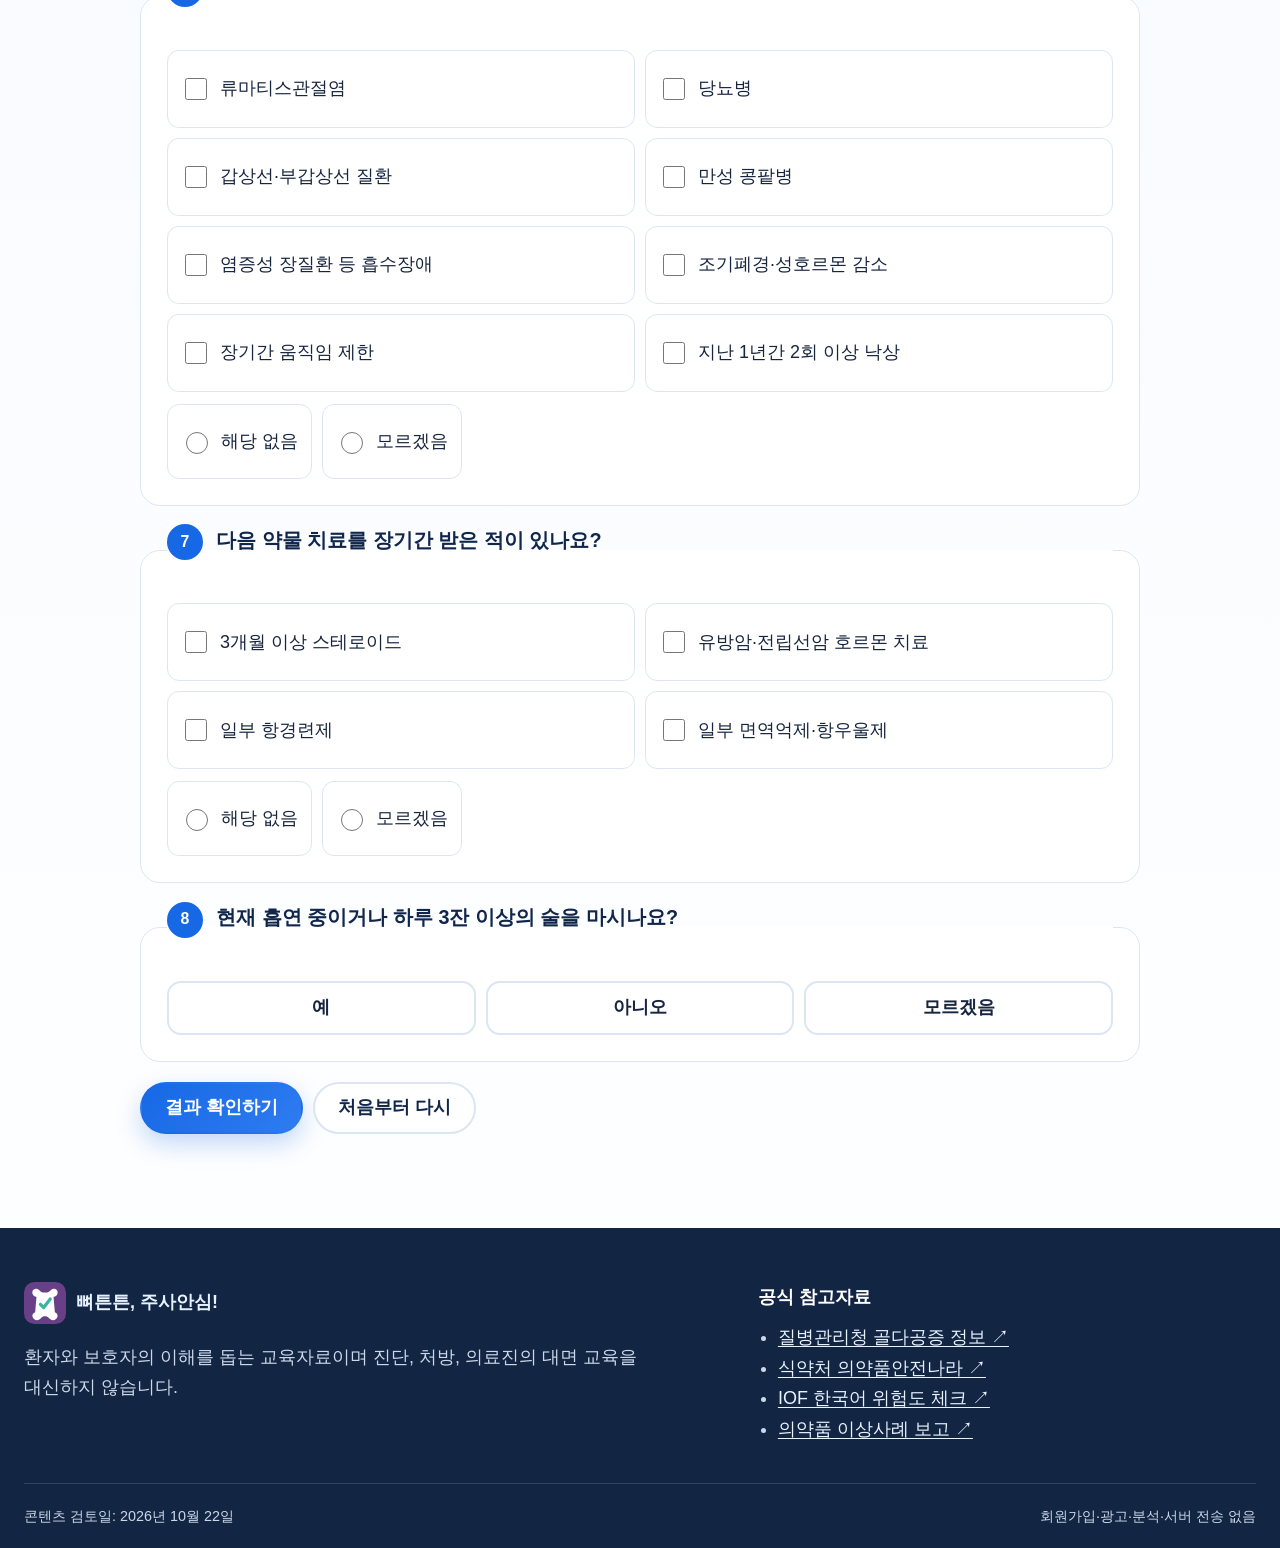
<file: risk-check.html>
<!doctype html><html lang="ko"><head><meta charset="utf-8"><meta name="viewport" content="width=device-width, initial-scale=1"><meta name="description" content="골다공증 위험요인과 BMI를 확인하는 비진단성 자가체크"><meta http-equiv="Content-Security-Policy" content="default-src 'self'; img-src 'self' data:; style-src 'self' 'unsafe-inline'; script-src 'self'; object-src 'none'; base-uri 'none'; form-action 'self'"><title>3분 위험요인 체크 | 뼈튼튼, 주사안심!</title><link rel="icon" href="./assets/favicon.svg" type="image/svg+xml"><link rel="stylesheet" href="./assets/styles.css?v=20261022c"></head><body data-page="risk-check"><a class="skip-link" href="#main-content">본문 바로가기</a><div id="site-shell"></div><script src="./assets/pages.js?v=20261022c" defer></script><script src="./assets/app.js?v=20261022c" defer></script></body></html>
</file>
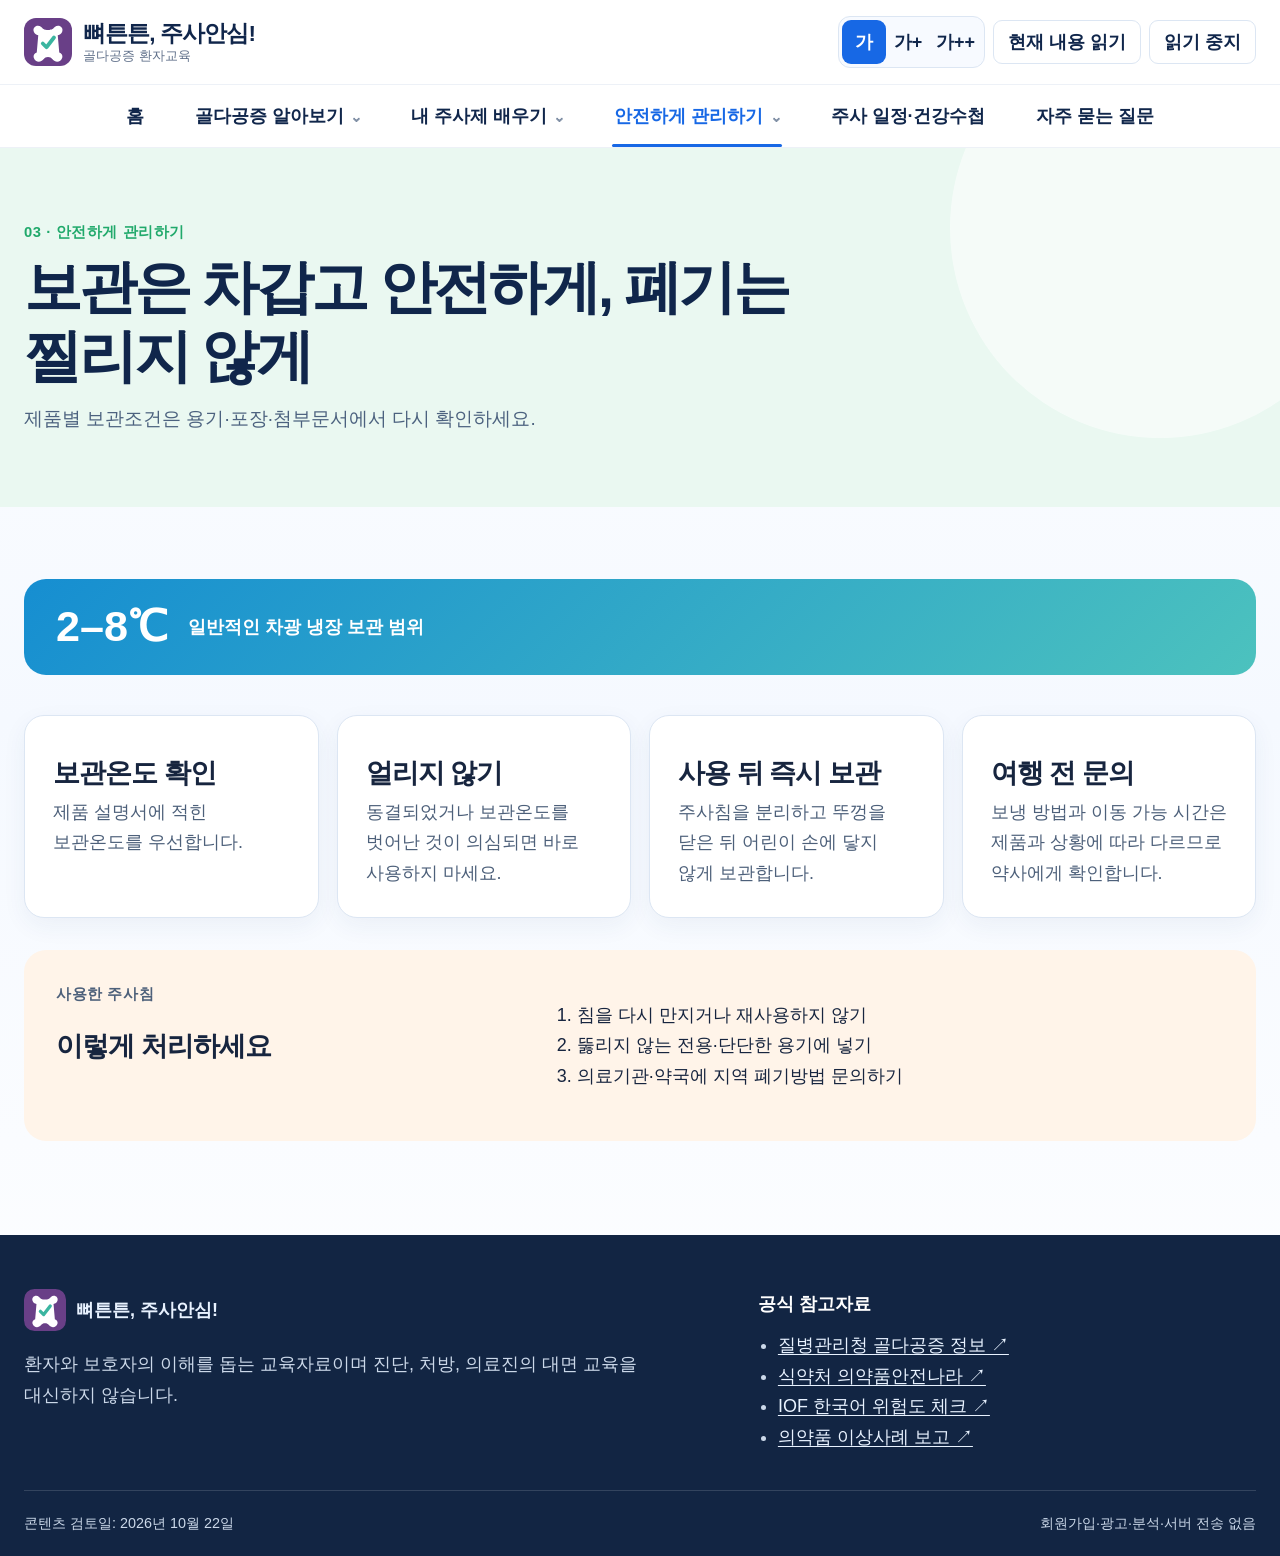
<file: storage.html>
<!doctype html><html lang="ko"><head><meta charset="utf-8"><meta name="viewport" content="width=device-width, initial-scale=1"><meta name="description" content="테리파라타이드 주사제 보관과 주사침 폐기 안내"><meta http-equiv="Content-Security-Policy" content="default-src 'self'; img-src 'self' data:; style-src 'self' 'unsafe-inline'; script-src 'self'; object-src 'none'; base-uri 'none'; form-action 'self'"><title>보관과 폐기 | 뼈튼튼, 주사안심!</title><link rel="icon" href="./assets/favicon.svg" type="image/svg+xml"><link rel="stylesheet" href="./assets/styles.css?v=20261022c"></head><body data-page="storage"><a class="skip-link" href="#main-content">본문 바로가기</a><div id="site-shell"></div><script src="./assets/pages.js?v=20261022c" defer></script><script src="./assets/app.js?v=20261022c" defer></script></body></html>
</file>
<file: assets/styles.css>
:root {
  --navy:#10264b;--blue:#1768e5;--blue-dark:#0b50bd;--blue-soft:#eaf3ff;
  --green:#20a96b;--green-soft:#eaf8f1;--purple:#7657dc;--purple-soft:#f1edff;
  --pink:#df6288;--pink-soft:#fff0f4;--orange:#ed7d2b;--orange-soft:#fff4e9;
  --teal:#2eaaa8;--red:#c93f4f;--red-soft:#fff0f1;--ink:#17253f;--muted:#60708a;
  --line:#dce6f3;--background:#f5f9ff;--shadow:0 16px 44px rgba(35,72,119,.11);
  --radius:24px;--font-scale:1
}
*{box-sizing:border-box}html{scroll-behavior:smooth}body{margin:0;color:var(--ink);background:linear-gradient(180deg,#fff 0,var(--background) 45rem,#fff 100%);font-family:"Pretendard","Noto Sans KR","Apple SD Gothic Neo","Malgun Gothic",sans-serif;font-size:calc(18px * var(--font-scale));line-height:1.7;word-break:keep-all}body[data-font-size=large]{--font-scale:1.12}body[data-font-size=xlarge]{--font-scale:1.24}a{color:inherit;text-decoration-thickness:.08em;text-underline-offset:.18em}img{display:block;max-width:100%}button,input,select,textarea{font:inherit}button,a,input,select,textarea,summary{-webkit-tap-highlight-color:transparent}:focus-visible{outline:4px solid #f3ba2f;outline-offset:3px}[hidden]{display:none!important}.shell{width:min(1380px,calc(100% - 48px));margin-inline:auto}.sr-only{position:absolute!important;width:1px;height:1px;padding:0;margin:-1px;overflow:hidden;clip:rect(0,0,0,0);white-space:nowrap;border:0}.skip-link{position:fixed;z-index:1000;left:16px;top:-80px;padding:12px 18px;border-radius:10px;background:var(--navy);color:#fff;font-weight:800}.skip-link:focus{top:16px}

.site-header{position:relative;z-index:100;background:rgba(255,255,255,.97);border-bottom:1px solid #edf1f7}.header-main{min-height:84px;display:flex;align-items:center;gap:26px}.brand{display:inline-flex;align-items:center;gap:11px;margin-right:auto;color:var(--navy);text-decoration:none}.brand img{width:48px;height:48px}.brand span{display:grid;line-height:1.22}.brand strong{font-size:1.25em;letter-spacing:-.04em}.brand small{color:var(--muted);font-size:.72em}.page-tools{display:flex;align-items:center;gap:8px}.font-tools{display:flex;padding:3px;border:1px solid var(--line);border-radius:12px;background:#f7faff}.font-tools button,.speak-button,.menu-toggle{min-width:44px;min-height:44px;border:0;border-radius:9px;color:var(--navy);background:transparent;cursor:pointer;font-weight:800}.font-tools button[aria-pressed=true]{color:#fff;background:var(--blue)}.speak-button{padding-inline:14px;border:1px solid var(--line);background:#fff}.menu-toggle{display:none;padding-inline:14px;border:1px solid var(--line)}.nav-wrap{border-top:1px solid #edf1f7}.primary-nav{min-height:62px;display:flex;justify-content:center;align-items:stretch;gap:7px}.primary-nav>a,.primary-nav summary{min-height:62px;display:flex;align-items:center;justify-content:center;padding:0 22px;color:var(--navy);text-decoration:none;list-style:none;cursor:pointer;font-weight:760}.primary-nav summary::-webkit-details-marker{display:none}.primary-nav details{position:relative}.primary-nav summary::after{content:"⌄";margin-left:7px;color:#7b8ba2}.primary-nav>a:hover,.primary-nav summary:hover,.primary-nav [aria-current=page],.primary-nav summary[aria-current=true]{color:var(--blue)}.primary-nav>a[aria-current=page]::after,.primary-nav summary[aria-current=true]::before{position:absolute;content:"";left:20px;right:20px;bottom:0;height:3px;border-radius:3px;background:var(--blue)}.primary-nav>a{position:relative}.nav-submenu{position:absolute;left:50%;top:calc(100% + 8px);width:245px;padding:10px;transform:translateX(-50%);border:1px solid var(--line);border-radius:16px;background:#fff;box-shadow:var(--shadow)}.nav-submenu::before{position:absolute;content:"";left:0;right:0;top:-10px;height:10px}.nav-submenu a{display:block;min-height:48px;padding:10px 13px;border-radius:10px;color:var(--ink);text-decoration:none}.nav-submenu a:hover,.nav-submenu a[aria-current=page]{color:var(--blue);background:var(--blue-soft)}
@media (hover:hover) and (min-width:981px){.primary-nav details:not([open]):hover .nav-submenu{display:block}.primary-nav details:not([open]) .nav-submenu{display:none}}

.button{min-height:52px;display:inline-flex;align-items:center;justify-content:center;gap:10px;padding:11px 23px;border:2px solid transparent;border-radius:999px;text-decoration:none;cursor:pointer;font-weight:800;line-height:1.25}.button.primary{color:#fff;background:linear-gradient(135deg,var(--blue),#2f7cf1);box-shadow:0 10px 24px rgba(23,104,229,.25)}.button.secondary{color:var(--navy);border-color:var(--line);background:#fff}.button.outline{color:var(--blue);border-color:var(--blue);background:#fff}.button.glass{color:var(--navy);border-color:rgba(255,255,255,.7);background:rgba(255,255,255,.72);backdrop-filter:blur(8px)}.button.danger,.button.danger-ghost{color:#fff;background:var(--red)}.button.danger-ghost{color:var(--red);border-color:#efb7bf;background:#fff}.eyebrow{margin:0 0 8px;color:var(--green);font-size:.82em;font-weight:850;letter-spacing:.04em}

.home-hero{position:relative;min-height:510px;margin-top:18px;overflow:hidden;border-radius:30px;background:#dcecff;box-shadow:var(--shadow)}.home-hero-photo{position:absolute;inset:0;width:100%;height:100%;object-fit:cover;object-position:center}.home-hero-shade{position:absolute;inset:0;background:linear-gradient(90deg,rgba(242,249,255,.98) 0%,rgba(244,250,255,.9) 30%,rgba(244,250,255,.2) 56%,rgba(255,255,255,0) 75%)}.home-hero-copy{position:relative;z-index:1;width:52%;padding:72px 0 60px 8%}.home-hero-copy h1{margin:0;color:#0e3d88;font-size:clamp(2.6rem,5vw,5.1rem);line-height:1.08;letter-spacing:-.065em}.home-hero-copy h1 span{color:var(--blue)}.home-hero-copy h1 em{color:var(--green);font-style:normal}.hero-lead{max-width:610px;margin:22px 0 28px;color:#3f5878;font-size:1.16em;font-weight:650}.hero-actions{display:flex;flex-wrap:wrap;gap:12px}
.quick-links{position:relative;z-index:2;display:grid;grid-template-columns:repeat(6,1fr);margin-top:16px;padding:20px 10px;border:1px solid #e8eef7;border-radius:24px;background:#fff;box-shadow:var(--shadow)}.quick-links a{min-width:0;min-height:140px;display:flex;flex-direction:column;align-items:center;justify-content:center;padding:10px;border-right:1px solid var(--line);text-align:center;text-decoration:none;transition:transform .2s}.quick-links a:last-child{border-right:0}.quick-links a:hover{transform:translateY(-3px)}.quick-links strong{margin-top:7px;color:var(--navy)}.quick-links small{color:var(--muted);font-size:.74em}.quick-icon{width:50px;height:50px;display:grid;place-items:center}.quick-icon svg{width:46px;height:46px;fill:none;stroke:currentColor;stroke-width:3.4;stroke-linecap:round;stroke-linejoin:round}.quick-icon.blue{color:var(--blue)}.quick-icon.green{color:var(--green)}.quick-icon.purple{color:var(--purple)}.quick-icon.orange{color:var(--orange)}.quick-icon.pink{color:var(--pink)}.quick-icon.teal{color:var(--teal)}
.home-dashboard{display:grid;grid-template-columns:minmax(0,1.55fr) minmax(420px,1fr);gap:18px;margin-top:18px}.feature-story,.calendar-card{min-width:0;border:1px solid #e4eaf3;border-radius:var(--radius);background:#fff;box-shadow:var(--shadow)}.feature-story{position:relative;min-height:485px;overflow:hidden;background:#fffaf3}.feature-story>img{position:absolute;inset:0;width:100%;height:100%;object-fit:cover;object-position:center}.feature-story::after{position:absolute;content:"";inset:0;background:linear-gradient(90deg,rgba(255,252,247,.98),rgba(255,252,247,.88) 38%,transparent 68%)}.feature-story-copy{position:relative;z-index:1;width:52%;padding:46px 0 42px 5%}.pill{display:inline-flex;padding:7px 13px;border-radius:999px;color:#168f58;background:var(--green-soft);font-size:.78em;font-weight:800}.feature-story h2{margin:20px 0 12px;color:var(--navy);font-size:clamp(2rem,3vw,3.2rem);line-height:1.2;letter-spacing:-.045em}.feature-story h2 em{color:var(--blue);font-style:normal}.feature-story p{color:var(--muted)}
.home-calendar-card{padding:26px}.calendar-card-header{display:flex;align-items:center;justify-content:space-between;gap:14px}.calendar-kicker{color:var(--blue);font-size:.77em;font-weight:850}.calendar-card h2{margin:1px 0 0;color:var(--navy);font-size:1.35em}.calendar-nav{display:flex;gap:6px}.calendar-nav button{min-width:44px;min-height:44px;border:1px solid var(--line);border-radius:12px;color:var(--navy);background:#fff;cursor:pointer;font-weight:850}.calendar-weekdays,.calendar-grid{display:grid;grid-template-columns:repeat(7,minmax(0,1fr))}.calendar-weekdays{margin-top:18px;border-radius:10px;color:var(--muted);background:#f3f7fc;text-align:center;font-size:.72em;font-weight:800}.calendar-weekdays span{padding:7px 0}.calendar-weekdays span:first-child{color:#d04b5a}.calendar-weekdays span:last-child{color:var(--blue)}.calendar-grid{margin-top:5px}.calendar-day{position:relative;min-width:0;min-height:50px;margin:1px;padding:4px 2px 13px;border:0;border-radius:12px;color:var(--ink);background:transparent;cursor:pointer;font-size:.79em}.calendar-day:hover{background:#f1f6fd}.calendar-day.outside{color:#a8b3c3}.calendar-day.today{color:var(--blue);box-shadow:inset 0 0 0 2px #9fc1fa;font-weight:900}.calendar-day.selected{color:#fff;background:var(--blue)}.calendar-day::after{position:absolute;content:"";left:50%;bottom:5px;width:7px;height:7px;transform:translateX(-50%);border-radius:50%;background:transparent}.calendar-day.planned::after{background:var(--blue)}.calendar-day.complete::after{background:var(--green)}.calendar-day.missed::after{background:var(--red)}.calendar-day.selected::after{background:#fff}.next-dose{margin-top:14px;padding:13px 15px;border-radius:14px;background:var(--blue-soft)}.next-dose strong{color:var(--blue);font-size:.8em}.next-dose p{margin:1px 0;color:var(--navy);font-weight:750}.calendar-more{display:block;margin-top:12px;color:var(--blue);text-align:right;font-size:.85em;font-weight:800;text-decoration:none}
.home-guides{padding-block:86px}.section-heading{text-align:center}.section-heading h2{margin:0;font-size:clamp(1.8rem,3vw,2.7rem);letter-spacing:-.04em}.guide-grid{display:grid;grid-template-columns:repeat(3,1fr);gap:18px;margin-top:28px}.guide-card{min-height:230px;padding:30px;border:1px solid var(--line);border-radius:22px;background:#fff;box-shadow:0 8px 28px rgba(35,72,119,.07);text-decoration:none}.guide-card span{color:var(--blue);font-weight:900}.guide-card h3{margin:16px 0 7px;font-size:1.25em}.guide-card p{margin:0;color:var(--muted)}

.page-hero{position:relative;overflow:hidden;padding-block:72px;background:var(--blue-soft)}.page-hero::after{position:absolute;content:"";right:-90px;top:-130px;width:420px;height:420px;border-radius:50%;background:rgba(255,255,255,.55)}.page-hero-purple{background:var(--purple-soft)}.page-hero-green,.page-hero-mint{background:var(--green-soft)}.page-hero-orange{background:var(--orange-soft)}.page-hero-pink{background:var(--pink-soft)}.page-hero-inner{position:relative;z-index:1}.page-hero h1{max-width:900px;margin:0 0 12px;color:var(--navy);font-size:clamp(2.15rem,4.5vw,4rem);line-height:1.2;letter-spacing:-.055em}.page-hero p:last-child{max-width:850px;margin:0;color:#4c627f;font-size:1.05em}.content-section{padding-block:72px 94px}.content-section h2{line-height:1.3;letter-spacing:-.035em}.content-section p{color:#4d607a}.definition-grid{display:grid;grid-template-columns:1fr 1fr;gap:50px;align-items:center}.definition-grid h2{margin:0;font-size:clamp(1.8rem,3vw,3rem)}.bone-compare{display:grid;grid-template-columns:1fr 1fr;gap:14px}.bone-compare>div{padding:20px;border:1px solid var(--line);border-radius:20px;background:#fff;text-align:center}.bone-compare strong,.bone-compare small{display:block}.bone-compare small{color:var(--muted)}.bone-texture{height:180px;display:block;margin-bottom:18px;border-radius:18px;background-color:#fffbf0}.bone-texture.dense{background-image:radial-gradient(circle at 20% 30%,transparent 0 8px,#f5d8bd 9px 18px,transparent 19px),radial-gradient(circle at 70% 70%,transparent 0 11px,#e8c5a5 12px 23px,transparent 24px),linear-gradient(35deg,transparent 38%,#efcfb1 39% 48%,transparent 49%);background-size:65px 65px,90px 90px,55px 55px}.bone-texture.porous{background-image:radial-gradient(ellipse,#fff8e9 0 18px,transparent 20px),linear-gradient(50deg,transparent 34%,#dfb18a 35% 43%,transparent 44%);background-color:#f5d2b0;background-size:75px 70px,80px 80px}
.info-card-grid{display:grid;gap:18px;margin-top:40px}.info-card-grid.three{grid-template-columns:repeat(3,1fr)}.info-card-grid.four{grid-template-columns:repeat(4,1fr)}.info-card-grid article{padding:28px;border:1px solid var(--line);border-radius:20px;background:#fff;box-shadow:0 8px 24px rgba(35,72,119,.06)}.info-card-grid h2,.info-card-grid h3{margin:12px 0 6px}.info-card-grid p{margin:0}.card-number{width:42px;height:42px;display:grid;place-items:center;border-radius:13px;color:#fff;background:var(--blue);font-weight:900}.big-icon{font-size:2.2em}.notice,.source-banner,.help-banner,.privacy-banner,.storage-warning{margin-top:28px;padding:22px 25px;border-radius:18px}.notice{border:1px solid #cfe0f7;background:var(--blue-soft)}.notice strong{color:var(--blue-dark);margin-right:5px}.notice.warning{border-color:#f4d595;background:#fff8e7}.notice.soft{background:#f5f9ff}.notice.strong{border-color:#cabdf5;background:var(--purple-soft)}.source-banner,.help-banner{display:flex;justify-content:space-between;align-items:center;gap:30px;border:1px solid var(--line);background:#fff}.source-banner p,.help-banner p{margin:2px 0}.page-next{margin-top:42px;text-align:right}.page-next a{color:var(--blue);font-weight:850}
.treatment-flow{display:grid;grid-template-columns:1fr auto 1fr auto 1fr;gap:16px;align-items:stretch}.treatment-flow>div{padding:28px;border:1px solid var(--line);border-radius:20px;background:#fff}.treatment-flow span{width:40px;height:40px;display:grid;place-items:center;border-radius:50%;color:#fff;background:var(--purple);font-weight:900}.treatment-flow strong{display:block;margin-top:14px;font-size:1.2em}.treatment-flow i{align-self:center;color:var(--purple);font-size:1.8em;font-style:normal}.product-grid,.reaction-grid{display:grid;grid-template-columns:repeat(3,1fr);gap:18px}.product-grid article,.reaction-grid article{padding:28px;border:1px solid var(--line);border-radius:22px;background:#fff}.product-photo{height:220px;display:grid;place-items:center;margin:0 0 24px;padding:16px;border:1px solid #edf1f7;border-radius:17px;background:#fff}.product-photo img{width:100%;height:100%;object-fit:contain}.product-type,.reaction-grid article>span{display:inline-flex;padding:5px 10px;border-radius:999px;color:var(--purple);background:var(--purple-soft);font-size:.78em;font-weight:850}.reaction-grid .contact>span{color:var(--orange);background:var(--orange-soft)}.reaction-grid .emergency{border-color:#efb7bf;background:var(--red-soft)}.reaction-grid .emergency>span{color:var(--red);background:#fff}.step-grid{display:grid;grid-template-columns:repeat(2,1fr);gap:18px;padding:0;list-style:none}.step-grid li{display:flex;gap:20px;padding:26px;border:1px solid var(--line);border-radius:20px;background:#fff}.step-grid span{color:var(--pink);font-size:1.4em;font-weight:900}.step-grid h2{margin:0 0 6px}.step-grid p{margin:0}.temperature-card{display:flex;align-items:center;gap:20px;padding:26px 32px;border-radius:22px;color:#fff;background:linear-gradient(135deg,#168ed1,#4cc2be)}.temperature-card strong{font-size:2.4em;line-height:1}.temperature-card span{font-weight:750}.disposal-card{display:grid;grid-template-columns:.65fr 1fr;gap:34px;margin-top:32px;padding:32px;border-radius:22px;background:var(--orange-soft)}

.check-form,.quiz-form{max-width:1000px;margin:30px auto 0}.question-card,.quiz-form fieldset{margin:0 0 18px;padding:26px;border:1px solid var(--line);border-radius:20px;background:#fff}.question-card legend,.quiz-form legend{width:100%;padding:0 0 17px;color:var(--navy);font-size:1.1em;font-weight:800}.question-card legend>span,.quiz-form legend>span{width:36px;height:36px;display:inline-grid;place-items:center;margin-right:8px;border-radius:50%;color:#fff;background:var(--blue);font-size:.8em}.segmented-control{display:grid;grid-template-columns:repeat(3,1fr);gap:10px}.segmented-control label,.quiz-form fieldset>div label{position:relative}.segmented-control input,.quiz-form fieldset>div input{position:absolute;opacity:0}.segmented-control span,.quiz-form fieldset>div span{min-height:54px;display:grid;place-items:center;border:2px solid var(--line);border-radius:14px;cursor:pointer;font-weight:800}.segmented-control input:checked+span,.quiz-form fieldset>div input:checked+span{color:#fff;border-color:var(--blue);background:var(--blue)}.segmented-control input:focus-visible+span,.quiz-form fieldset>div input:focus-visible+span{outline:4px solid #f3ba2f;outline-offset:3px}.bmi-inputs{display:flex;flex-wrap:wrap;align-items:end;gap:14px}.bmi-inputs label{display:grid;grid-template-columns:auto 110px auto;align-items:center;gap:8px}.bmi-inputs output{min-width:140px;padding:9px 14px;border-radius:12px;background:var(--blue-soft);color:var(--blue-dark);font-weight:850}.checkbox-grid{display:grid;grid-template-columns:repeat(2,1fr);gap:10px}.checkbox-grid label,.status-options label{min-height:50px;display:flex;align-items:center;gap:10px;padding:10px 13px;border:1px solid var(--line);border-radius:12px}.checkbox-grid input,.status-options input{width:22px;height:22px;accent-color:var(--blue)}.status-options{display:flex;gap:10px;margin-top:12px}.field-hint{margin:8px 0 0;font-size:.86em}.field-error,.form-error{color:var(--red)!important;font-weight:750}.form-actions{display:flex;flex-wrap:wrap;gap:10px;margin-top:20px}.result-panel{max-width:1000px;margin:28px auto 0;padding:28px;border:2px solid #aac9f7;border-radius:22px;background:var(--blue-soft)}.result-panel.low{border-color:#9ddbbb;background:var(--green-soft)}.result-panel.moderate,.result-panel.high{border-color:#f0c167;background:#fff7e5}.result-panel h3{margin:0 0 8px}.quiz-form fieldset>div{display:grid;grid-template-columns:1fr 1fr;gap:12px}.quiz-feedback{margin:14px 0 0;padding:13px 15px;border-radius:12px;background:#f4f7fb}

.privacy-banner{margin-top:0;border:1px solid #b7d9c7;background:var(--green-soft)}.privacy-banner p{margin:3px 0}.storage-warning{border:1px solid #e7bd65;background:#fff7dd}.schedule-layout{display:grid;grid-template-columns:minmax(330px,.7fr) minmax(0,1.3fr);gap:22px;align-items:start;margin-top:28px}.schedule-editor{padding:28px;border:1px solid var(--line);border-radius:var(--radius);background:#fff;box-shadow:0 8px 26px rgba(35,72,119,.06)}.schedule-editor h2{margin:0}.entry-form{display:grid;gap:15px;margin-top:20px}.entry-form h3{margin:0 0 4px}.entry-form label{display:grid;gap:6px;color:var(--navy);font-weight:750}.entry-form label small{color:var(--muted);font-weight:500}input,select,textarea{width:100%;min-height:50px;padding:10px 12px;border:1px solid #b9c8da;border-radius:11px;color:var(--ink);background:#fff}textarea{resize:vertical}input:focus,select:focus,textarea:focus{border-color:var(--blue);box-shadow:0 0 0 3px rgba(23,104,229,.13)}.field-row{display:grid;grid-template-columns:1fr 1fr;gap:12px}.schedule-list-wrap{margin-top:32px;padding-top:26px;border-top:1px solid var(--line)}.schedule-list,.entry-list{display:grid;gap:10px}.schedule-item,.entry-item{padding:16px;border:1px solid var(--line);border-radius:14px;background:#fafdff}.schedule-item header,.entry-item header{display:flex;align-items:start;justify-content:space-between;gap:12px}.schedule-item h4,.entry-item h4{margin:0}.schedule-item p,.entry-item p{margin:3px 0;font-size:.9em}.item-actions{display:flex;gap:6px}.item-actions button{min-width:44px;min-height:44px;border:1px solid var(--line);border-radius:9px;color:var(--blue);background:#fff;cursor:pointer;font-weight:750}.item-actions button[data-action=delete]{color:var(--red)}.empty-state{padding:22px;border:1px dashed #b7c7da;border-radius:14px;color:var(--muted);text-align:center}.calendar-card-large{padding:30px}.calendar-card-large .calendar-day{min-height:70px;font-size:.95em}.calendar-legend{display:flex;flex-wrap:wrap;gap:16px;margin-top:16px;color:var(--muted);font-size:.82em}.dot{width:10px;height:10px;display:inline-block;margin-right:5px;border-radius:50%}.dot.planned{background:var(--blue)}.dot.complete{background:var(--green)}.dot.missed{background:var(--red)}.calendar-day-detail{min-height:110px;margin:18px 0;padding:18px;border-radius:16px;background:#f3f7fc}.calendar-day-detail h3{margin:0 0 6px}.calendar-day-detail p{margin:3px 0}.journal-records{margin-top:38px;padding:30px;border:1px solid var(--line);border-radius:var(--radius);background:#fff;box-shadow:0 8px 26px rgba(35,72,119,.06)}.journal-toolbar{display:flex;align-items:center;justify-content:space-between;gap:20px}.journal-toolbar h2{margin:0}.journal-actions{display:flex;flex-wrap:wrap;gap:8px}.journal-tabs{display:flex;gap:6px;margin:24px 0;padding:6px;border-radius:14px;background:#f1f5fa}.journal-tabs button{flex:1;min-height:50px;padding:8px;border:0;border-radius:10px;color:var(--muted);background:transparent;cursor:pointer;font-weight:800}.journal-tabs button[aria-selected=true]{color:var(--blue);background:#fff;box-shadow:0 3px 12px rgba(35,72,119,.1)}.journal-tabs span{display:inline-grid;min-width:26px;height:26px;place-items:center;margin-left:5px;border-radius:999px;background:var(--blue-soft)}.journal-panel{display:grid;grid-template-columns:minmax(300px,.72fr) minmax(0,1.28fr);gap:28px}.journal-panel>.entry-form{margin:0;padding:24px;border-radius:18px;background:#f7faff}.entry-list{max-height:760px;overflow:auto}dialog{width:min(560px,calc(100% - 32px));border:0;border-radius:22px;box-shadow:var(--shadow)}dialog::backdrop{background:rgba(11,27,53,.55)}

.video-learning-card{overflow:hidden;border:1px solid #dfe7f2;border-radius:28px;background:#fff;box-shadow:var(--shadow)}.video-learning-copy{padding:30px 34px 24px}.video-learning-copy h2{margin:0;color:var(--navy);font-size:clamp(1.55rem,3vw,2.4rem)}.video-learning-copy p:last-child{margin:8px 0 0}.guide-video-wrap{position:relative;min-height:320px;background:#08101d}.guide-video{display:block;width:100%;aspect-ratio:16/9;background:#08101d;object-fit:contain}.video-load-status{position:absolute;left:50%;bottom:54px;z-index:2;margin:0;transform:translateX(-50%);padding:8px 14px;border-radius:999px;color:#fff!important;background:rgba(8,16,29,.84);font-size:.82em;font-weight:800;white-space:nowrap}.pen-guide-warning{margin-top:22px}.section-heading{max-width:760px;margin:70px auto 28px;text-align:center}.section-heading h2{margin:0;color:var(--navy);font-size:clamp(1.8rem,3.4vw,2.8rem)}.section-heading p:last-child{margin:8px 0 0}.photo-step-list{display:grid;grid-template-columns:repeat(3,minmax(0,1fr));gap:22px;margin:0;padding:0;list-style:none}.photo-step-card{min-width:0;overflow:hidden;border:1px solid var(--line);border-radius:22px;background:#fff;box-shadow:0 9px 24px rgba(35,72,119,.08)}.photo-step-title{min-height:88px;display:flex;align-items:center;gap:12px;padding:20px 22px}.photo-step-title span{width:42px;height:42px;flex:0 0 42px;display:grid;place-items:center;border-radius:50%;color:#fff;background:linear-gradient(135deg,var(--purple),#8d70e7);font-size:.82em;font-weight:900}.photo-step-title h3{margin:0;color:var(--navy);font-size:1.08em;line-height:1.35}.photo-step-card img{width:100%;aspect-ratio:16/9;border-block:1px solid var(--line);background:#eef2f7;object-fit:cover}.photo-step-card>p{margin:0;padding:20px 22px 24px;color:#4d607a}.aftercare-card{display:grid;grid-template-columns:.65fr 1.35fr;gap:30px;align-items:center;margin-top:30px;padding:32px;border-radius:24px;color:#eaf4ff;background:linear-gradient(135deg,#183b72,#116f88)}.aftercare-card h2{margin:0;color:#fff}.aftercare-card .eyebrow{color:#7ce1c1}.aftercare-card ol{margin:0;padding-left:1.4em}.aftercare-card li+li{margin-top:9px}.pen-guide-page>.notice.strong{margin-top:22px}.pen-guide-page>.source-banner{margin-top:28px}

.faq-list{display:grid;gap:13px}.faq-list details{border:1px solid var(--line);border-radius:16px;background:#fff}.faq-list summary{min-height:64px;display:flex;align-items:center;justify-content:space-between;padding:15px 20px;cursor:pointer;color:var(--navy);font-weight:820}.faq-list summary::after{content:"+";color:var(--blue);font-size:1.35em}.faq-list details[open] summary::after{content:"–"}.faq-list p{margin:0;padding:0 20px 20px}.site-footer{padding-top:54px;color:#cbd8e9;background:#122543}.footer-grid{display:grid;grid-template-columns:1.15fr .85fr;gap:60px}.footer-brand{display:flex;align-items:center;gap:10px;color:#fff;text-decoration:none}.footer-brand img{width:42px}.site-footer h2{margin:0 0 10px;color:#fff;font-size:1em}.site-footer ul{margin:0;padding-left:20px}.site-footer a{color:#e8f2ff}.footer-bottom{display:flex;justify-content:space-between;gap:20px;margin-top:38px;padding-block:20px;border-top:1px solid rgba(255,255,255,.14);font-size:.8em}.toast{position:fixed;z-index:999;left:50%;bottom:25px;width:max-content;max-width:calc(100% - 32px);transform:translateX(-50%);padding:13px 20px;border-radius:999px;color:#fff;background:var(--navy);box-shadow:var(--shadow);text-align:center;font-weight:750}

@media(max-width:1180px){.primary-nav>a,.primary-nav summary{padding-inline:13px}.home-hero-copy{width:57%;padding-left:5%}.quick-links{grid-template-columns:repeat(3,1fr)}.quick-links a:nth-child(3){border-right:0}.quick-links a:nth-child(-n+3){border-bottom:1px solid var(--line)}.home-dashboard{grid-template-columns:1fr}.info-card-grid.four{grid-template-columns:repeat(2,1fr)}}
@media(max-width:980px){.shell{width:min(100% - 32px,820px)}.site-header{position:sticky;top:0}.header-main{min-height:72px;flex-wrap:wrap}.menu-toggle{display:inline-flex;align-items:center;gap:7px}.page-tools{order:2;width:100%;display:none;padding-bottom:12px}.nav-wrap{border:0}.primary-nav{position:absolute;left:0;right:0;top:72px;width:100%;max-height:calc(100vh - 72px);display:none;overflow-y:auto;padding:12px 16px 22px;border-top:1px solid var(--line);background:#fff;box-shadow:var(--shadow)}.primary-nav[data-open=true]{display:block}.primary-nav>a,.primary-nav summary{min-height:50px;justify-content:flex-start;padding:10px 12px;border-radius:10px}.primary-nav>a[aria-current=page]::after,.primary-nav summary[aria-current=true]::before{display:none}.primary-nav details{display:block}.nav-submenu{position:static;width:auto;padding:3px 0 8px 16px;transform:none;border:0;box-shadow:none}.nav-submenu a{min-height:46px}.home-hero{min-height:620px}.home-hero-photo{object-position:65% center}.home-hero-shade{background:linear-gradient(90deg,rgba(242,249,255,.98) 0%,rgba(244,250,255,.83) 48%,rgba(244,250,255,.1) 90%)}.home-hero-copy{width:70%;padding:60px 0 40px 6%}.feature-story-copy{width:60%}.definition-grid,.schedule-layout,.journal-panel{grid-template-columns:1fr}.product-grid,.reaction-grid,.info-card-grid.three{grid-template-columns:1fr}.guide-grid{grid-template-columns:1fr}.treatment-flow{grid-template-columns:1fr}.treatment-flow i{transform:rotate(90deg);justify-self:center}}
@media(max-width:680px){body{font-size:calc(17px * var(--font-scale))}.shell{width:min(100% - 24px,620px)}.brand strong{font-size:1.02em}.brand small{display:none}.brand img{width:40px;height:40px}.font-tools,.speak-button{display:none!important}.home-hero{min-height:560px;margin-top:10px;border-radius:21px}.home-hero-photo{object-position:65% bottom}.home-hero-shade{background:linear-gradient(180deg,rgba(241,249,255,.98) 0%,rgba(241,249,255,.92) 47%,rgba(241,249,255,.18) 78%)}.home-hero-copy{width:100%;padding:38px 24px}.home-hero-copy h1{font-size:clamp(2.35rem,12vw,3.4rem)}.hero-lead{width:90%}.hero-actions .button{width:100%}.quick-links{grid-template-columns:repeat(2,1fr);padding:8px;border-radius:19px}.quick-links a{min-height:120px;border-bottom:1px solid var(--line)}.quick-links a:nth-child(odd){border-right:1px solid var(--line)}.quick-links a:nth-child(even){border-right:0}.quick-links a:nth-last-child(-n+2){border-bottom:0}.quick-icon,.quick-icon svg{width:39px;height:39px}.feature-story{min-height:560px}.feature-story>img{object-position:58% bottom}.feature-story::after{background:linear-gradient(180deg,rgba(255,252,247,.98),rgba(255,252,247,.9) 52%,transparent 80%)}.feature-story-copy{width:100%;padding:28px 22px}.home-calendar-card,.calendar-card-large,.schedule-editor,.journal-records{padding:19px}.calendar-day{min-height:48px;font-size:.74em}.calendar-card-large .calendar-day{min-height:54px}.home-guides{padding-block:58px}.page-hero{padding-block:48px}.content-section{padding-block:46px 66px}.bone-compare,.info-card-grid.four,.step-grid,.checkbox-grid,.field-row,.disposal-card,.footer-grid{grid-template-columns:1fr}.source-banner,.help-banner,.journal-toolbar{align-items:stretch;flex-direction:column}.segmented-control{grid-template-columns:1fr}.bmi-inputs{display:grid}.status-options{flex-direction:column}.journal-actions .button{flex:1 1 140px}.journal-tabs{overflow-x:auto}.journal-tabs button{min-width:132px}.footer-bottom{flex-direction:column}}
@media(max-width:360px){.shell{width:calc(100% - 16px)}.brand strong{font-size:.9em}.menu-toggle{padding-inline:10px}.home-hero-copy{padding-inline:18px}.home-calendar-card,.calendar-card-large,.schedule-editor,.journal-records,.question-card,.quiz-form fieldset{padding:15px}.calendar-day,.calendar-card-large .calendar-day{min-height:45px}.calendar-nav button{min-width:40px}}
@media(max-width:1180px){.photo-step-list{grid-template-columns:repeat(2,minmax(0,1fr))}}
@media(max-width:680px){.video-learning-copy{padding:24px 20px 18px}.photo-step-list{grid-template-columns:1fr}.photo-step-title{min-height:0}.aftercare-card{grid-template-columns:1fr;padding:25px 22px}}
@media print{body{background:#fff;color:#000;font-size:12pt}.site-header,.site-footer,.page-hero,.privacy-banner,.storage-warning,.schedule-editor,.journal-toolbar .journal-actions,.journal-tabs,.entry-form,.calendar-nav,#prefill-injection,.toast,dialog{display:none!important}.shell{width:100%}.content-section{padding:0}.schedule-layout,.journal-panel{display:block}.calendar-card,.journal-records,.entry-item{border:1px solid #888;box-shadow:none;break-inside:avoid}.journal-panel[hidden]{display:block!important;margin-top:24px}.entry-list{max-height:none;overflow:visible}}
@media(prefers-reduced-motion:reduce){*,*::before,*::after{scroll-behavior:auto!important;transition:none!important;animation:none!important}}
</file>
